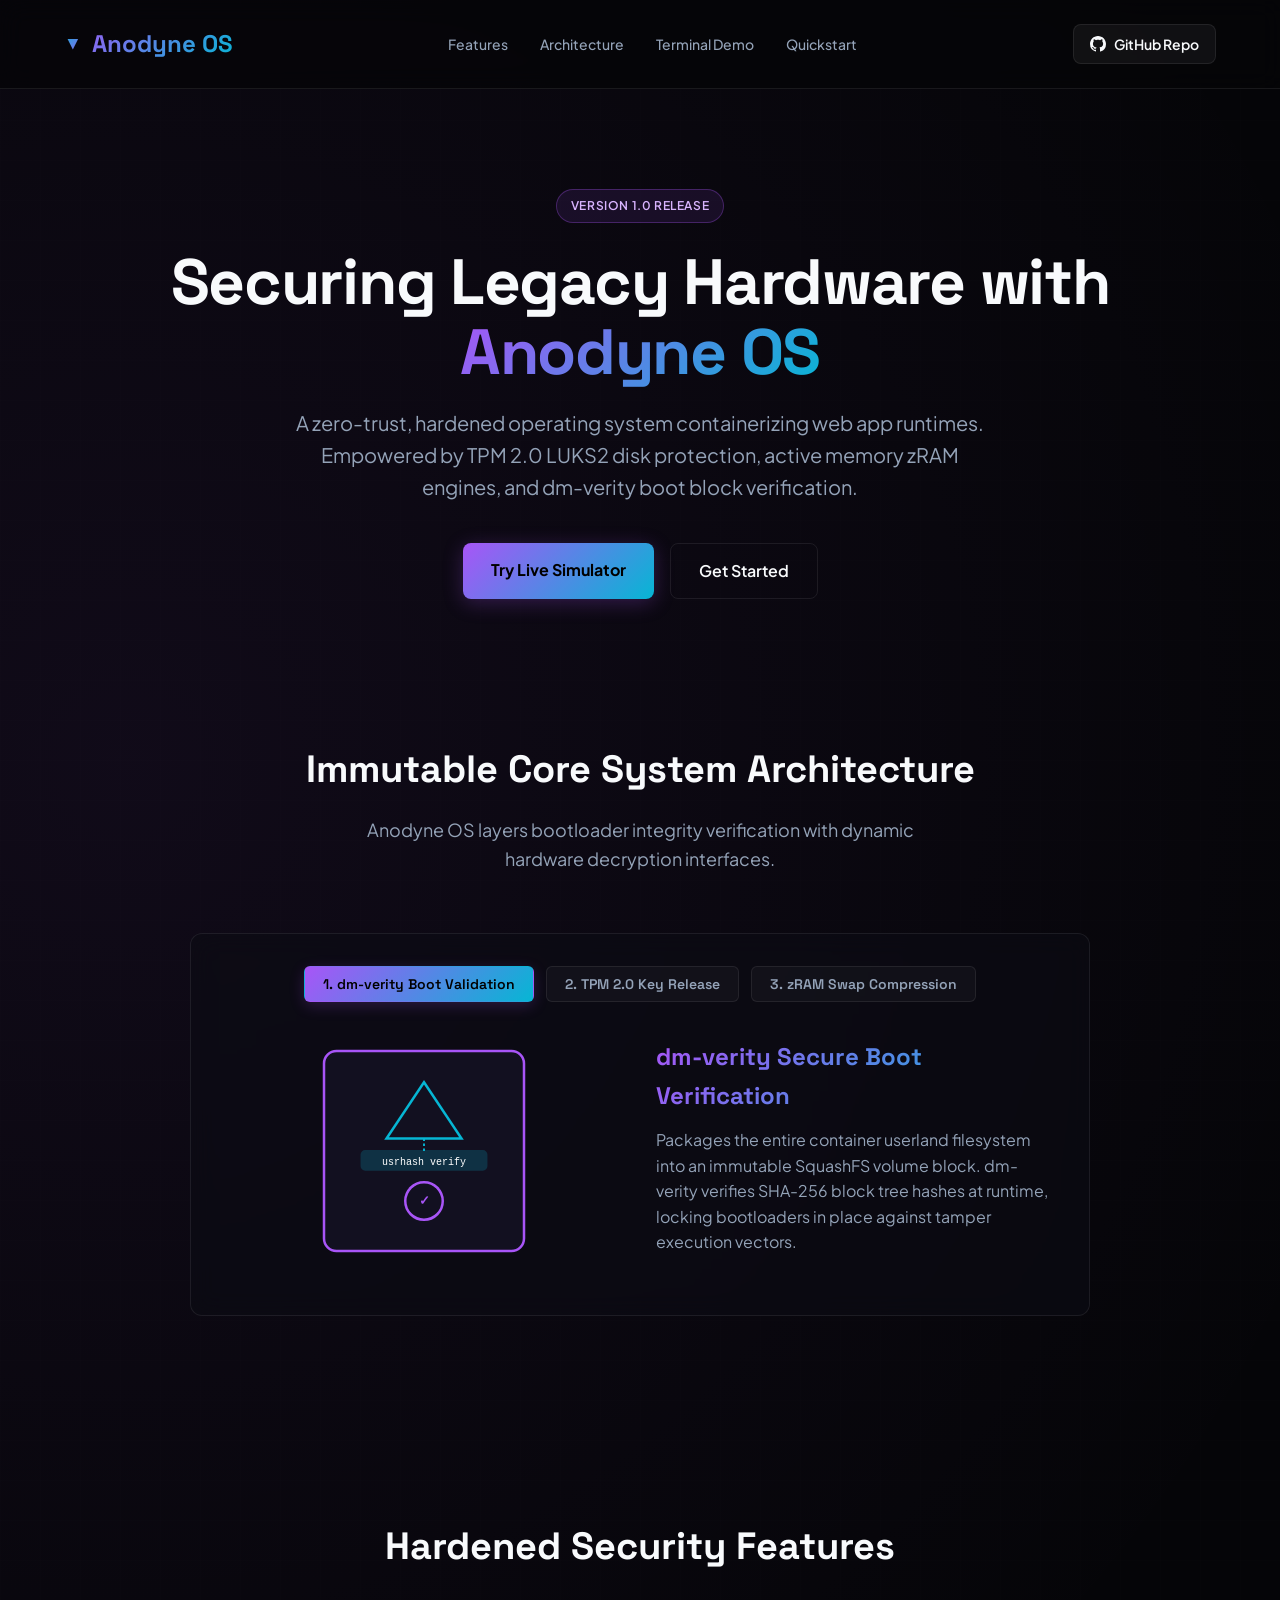
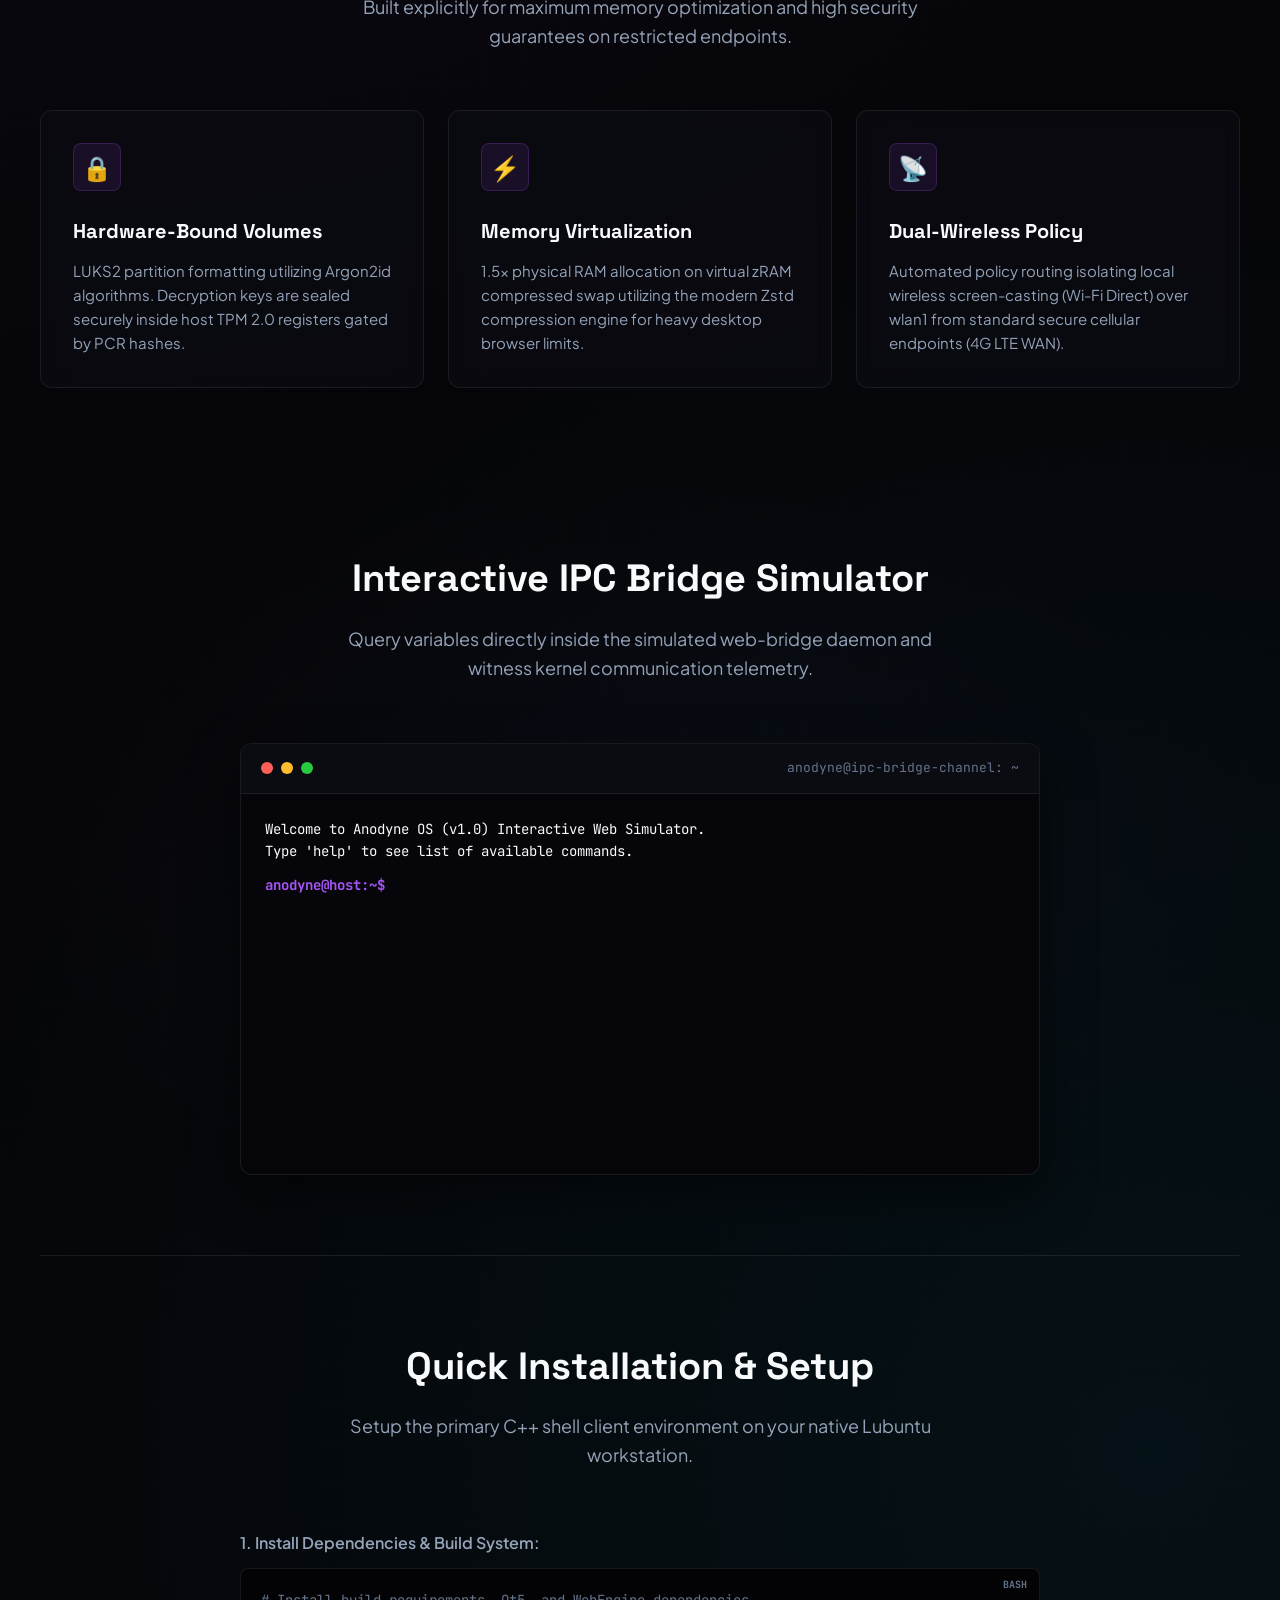
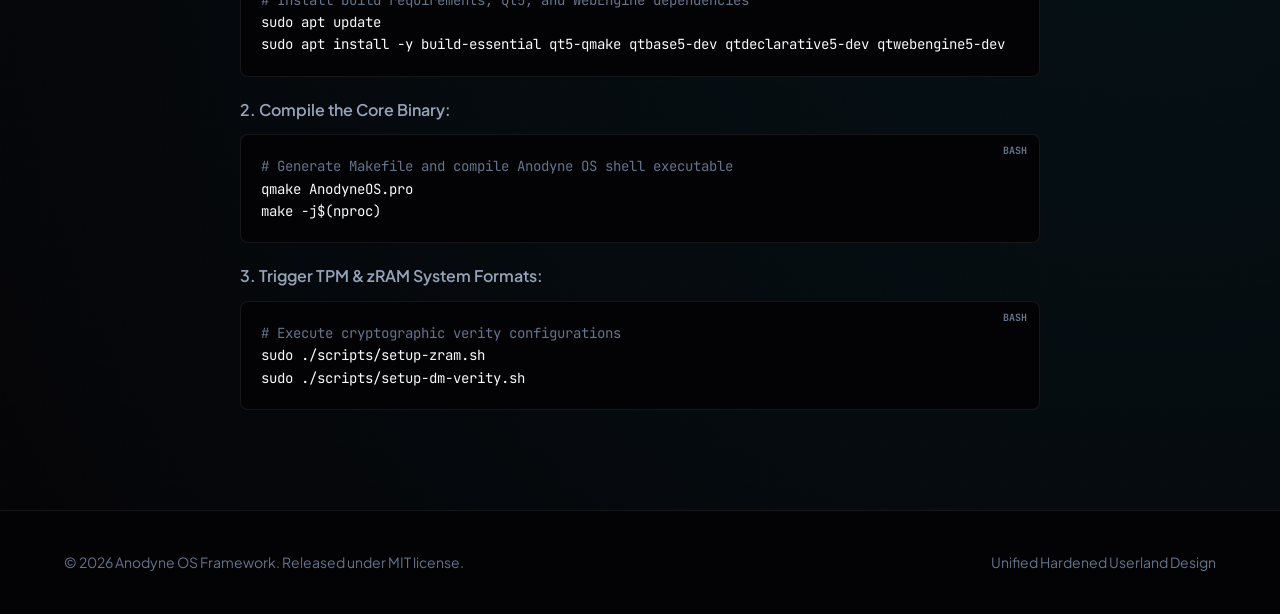
<file: index.html>
<!DOCTYPE html>
<html lang="en">
<head>
    <meta charset="UTF-8">
    <meta name="viewport" content="width=device-width, initial-scale=1.0">
    <meta name="description" content="Anodyne OS - Hardened Hybrid Operating System Framework. TPM 2.0 LUKS user volumes, dm-verity boot validation, and zRAM memory compression.">
    <title>Anodyne OS | Hardened Hybrid Operating System</title>
    
    <!-- Modern Typography -->
    <link rel="preconnect" href="https://fonts.googleapis.com">
    <link rel="preconnect" href="https://fonts.gstatic.com" crossorigin>
    <link href="https://fonts.googleapis.com/css2?family=JetBrains+Mono:wght@400;500;700&family=Plus+Jakarta+Sans:wght@400;500;600;700&family=Space+Grotesk:wght@500;600;700&display=swap" rel="stylesheet">
    
    <style>
        /* Modern Design System & CSS Variables */
        :root {
            --bg-base: #050508;
            --bg-surface: rgba(12, 12, 20, 0.6);
            --border-glow: rgba(168, 85, 247, 0.15);
            --border-color: rgba(255, 255, 255, 0.08);
            
            --accent-primary: #a855f7;
            --accent-secondary: #06b6d4;
            --accent-gradient: linear-gradient(135deg, var(--accent-primary) 0%, var(--accent-secondary) 100%);
            
            --text-primary: #f8fafc;
            --text-secondary: #94a3b8;
            --text-muted: #64748b;
            
            --shadow-glow: 0 0 30px rgba(168, 85, 247, 0.15);
            
            --font-display: 'Space Grotesk', sans-serif;
            --font-body: 'Plus Jakarta Sans', sans-serif;
            --font-mono: 'JetBrains Mono', monospace;
        }

        * {
            box-sizing: border-box;
            margin: 0;
            padding: 0;
        }

        body {
            background-color: var(--bg-base);
            color: var(--text-primary);
            font-family: var(--font-body);
            line-height: 1.6;
            overflow-x: hidden;
            background-image: 
                radial-gradient(circle at 10% 20%, rgba(168, 85, 247, 0.07) 0%, transparent 40%),
                radial-gradient(circle at 90% 80%, rgba(6, 182, 212, 0.07) 0%, transparent 40%),
                linear-gradient(rgba(255, 255, 255, 0.005) 1px, transparent 1px),
                linear-gradient(90deg, rgba(255, 255, 255, 0.005) 1px, transparent 1px);
            background-size: 100% 100%, 100% 100%, 40px 40px, 40px 40px;
        }

        /* Decorative Grid Background Animation */
        .bg-grid-overlay {
            position: absolute;
            top: 0;
            left: 0;
            width: 100%;
            height: 100%;
            z-index: -1;
            pointer-events: none;
            opacity: 0.25;
        }

        /* Custom Scrollbar */
        ::-webkit-scrollbar {
            width: 8px;
        }
        ::-webkit-scrollbar-track {
            background: #080810;
        }
        ::-webkit-scrollbar-thumb {
            background: rgba(168, 85, 247, 0.3);
            border-radius: 4px;
        }
        ::-webkit-scrollbar-thumb:hover {
            background: rgba(168, 85, 247, 0.6);
        }

        /* Container Layout */
        .container {
            max-width: 1200px;
            margin: 0 auto;
            padding: 0 24px;
        }

        /* Header Navigation */
        header {
            padding: 24px 0;
            border-bottom: 1px solid var(--border-color);
            background: rgba(5, 5, 8, 0.8);
            backdrop-filter: blur(12px);
            position: sticky;
            top: 0;
            z-index: 100;
        }

        .header-content {
            display: flex;
            justify-content: space-between;
            align-items: center;
        }

        .logo {
            font-family: var(--font-display);
            font-size: 24px;
            font-weight: 700;
            background: var(--accent-gradient);
            -webkit-background-clip: text;
            -webkit-text-fill-color: transparent;
            display: flex;
            align-items: center;
            gap: 10px;
            text-decoration: none;
        }

        .logo::before {
            content: "▲";
            font-size: 18px;
            background: var(--accent-gradient);
            -webkit-background-clip: text;
            -webkit-text-fill-color: transparent;
            transform: rotate(180deg);
        }

        nav {
            display: flex;
            gap: 32px;
        }

        nav a {
            color: var(--text-secondary);
            text-decoration: none;
            font-weight: 500;
            font-size: 14px;
            transition: color 0.2s ease;
        }

        nav a:hover {
            color: var(--text-primary);
        }

        .btn-github {
            display: inline-flex;
            align-items: center;
            gap: 8px;
            background: rgba(255, 255, 255, 0.05);
            border: 1px solid var(--border-color);
            color: var(--text-primary);
            padding: 8px 16px;
            border-radius: 8px;
            text-decoration: none;
            font-weight: 600;
            font-size: 14px;
            transition: all 0.2s ease;
        }

        .btn-github:hover {
            background: rgba(255, 255, 255, 0.1);
            border-color: rgba(255, 255, 255, 0.2);
            box-shadow: 0 0 15px rgba(255, 255, 255, 0.05);
        }

        /* Hero Section */
        .hero {
            padding: 100px 0 60px;
            text-align: center;
            position: relative;
        }

        .badge {
            background: rgba(168, 85, 247, 0.1);
            border: 1px solid rgba(168, 85, 247, 0.3);
            color: #d8b4fe;
            padding: 6px 14px;
            border-radius: 9999px;
            font-size: 12px;
            font-weight: 600;
            letter-spacing: 0.05em;
            text-transform: uppercase;
            display: inline-block;
            margin-bottom: 24px;
        }

        .hero h1 {
            font-family: var(--font-display);
            font-size: 64px;
            font-weight: 700;
            line-height: 1.1;
            margin-bottom: 20px;
            letter-spacing: -0.02em;
        }

        .hero h1 span {
            background: var(--accent-gradient);
            -webkit-background-clip: text;
            -webkit-text-fill-color: transparent;
        }

        .hero p {
            font-size: 20px;
            color: var(--text-secondary);
            max-width: 700px;
            margin: 0 auto 40px;
        }

        .hero-actions {
            display: flex;
            justify-content: center;
            gap: 16px;
        }

        .btn-primary {
            background: var(--accent-gradient);
            border: none;
            color: #000;
            padding: 14px 28px;
            border-radius: 8px;
            font-weight: 700;
            font-size: 16px;
            text-decoration: none;
            transition: all 0.2s ease;
            cursor: pointer;
            box-shadow: 0 4px 20px rgba(168, 85, 247, 0.25);
        }

        .btn-primary:hover {
            transform: translateY(-2px);
            box-shadow: 0 6px 25px rgba(168, 85, 247, 0.4);
        }

        .btn-secondary {
            background: transparent;
            border: 1px solid var(--border-color);
            color: var(--text-primary);
            padding: 14px 28px;
            border-radius: 8px;
            font-weight: 600;
            font-size: 16px;
            text-decoration: none;
            transition: all 0.2s ease;
            cursor: pointer;
        }

        .btn-secondary:hover {
            background: rgba(255, 255, 255, 0.03);
            border-color: rgba(255, 255, 255, 0.15);
        }

        /* Feature Section */
        .features {
            padding: 80px 0;
        }

        .section-header {
            text-align: center;
            margin-bottom: 60px;
        }

        .section-header h2 {
            font-family: var(--font-display);
            font-size: 38px;
            font-weight: 700;
            margin-bottom: 16px;
        }

        .section-header p {
            color: var(--text-secondary);
            font-size: 18px;
            max-width: 600px;
            margin: 0 auto;
        }

        .feature-grid {
            display: grid;
            grid-template-columns: repeat(auto-fit, minmax(320px, 1fr));
            gap: 24px;
        }

        .feature-card {
            background: var(--bg-surface);
            border: 1px solid var(--border-color);
            border-radius: 12px;
            padding: 32px;
            transition: all 0.3s cubic-bezier(0.16, 1, 0.3, 1);
            backdrop-filter: blur(12px);
        }

        .feature-card:hover {
            border-color: var(--border-glow);
            box-shadow: var(--shadow-glow);
            transform: translateY(-4px);
        }

        .icon-wrapper {
            width: 48px;
            height: 48px;
            background: rgba(168, 85, 247, 0.1);
            border: 1px solid rgba(168, 85, 247, 0.2);
            border-radius: 8px;
            display: flex;
            align-items: center;
            justify-content: center;
            font-size: 24px;
            margin-bottom: 24px;
            color: var(--accent-primary);
        }

        .feature-card h3 {
            font-family: var(--font-display);
            font-size: 20px;
            margin-bottom: 12px;
        }

        .feature-card p {
            color: var(--text-secondary);
            font-size: 15px;
            line-height: 1.6;
        }

        /* Interactive Simulator Terminal */
        .simulator {
            padding: 80px 0;
            background: radial-gradient(50% 50% at 50% 50%, rgba(168, 85, 247, 0.03) 0%, transparent 100%);
        }

        .terminal-container {
            background: #06060a;
            border: 1px solid var(--border-color);
            border-radius: 12px;
            box-shadow: 0 20px 50px rgba(0, 0, 0, 0.5);
            max-width: 800px;
            margin: 0 auto;
            overflow: hidden;
        }

        .terminal-header {
            background: #0b0b12;
            border-bottom: 1px solid var(--border-color);
            padding: 14px 20px;
            display: flex;
            align-items: center;
            justify-content: space-between;
        }

        .terminal-controls {
            display: flex;
            gap: 8px;
        }

        .terminal-dot {
            width: 12px;
            height: 12px;
            border-radius: 50%;
        }

        .dot-red { background: #ff5f56; }
        .dot-yellow { background: #ffbd2e; }
        .dot-green { background: #27c93f; }

        .terminal-title {
            font-family: var(--font-mono);
            font-size: 13px;
            color: var(--text-muted);
        }

        .terminal-body {
            padding: 24px;
            font-family: var(--font-mono);
            font-size: 14px;
            height: 380px;
            overflow-y: auto;
            color: #38bdf8;
            display: flex;
            flex-direction: column;
            gap: 12px;
        }

        .terminal-output {
            white-space: pre-wrap;
            color: var(--text-primary);
        }

        .terminal-input-row {
            display: flex;
            align-items: center;
            gap: 8px;
        }

        .terminal-prompt {
            color: var(--accent-primary);
            font-weight: 700;
        }

        .terminal-input {
            background: transparent;
            border: none;
            color: var(--text-primary);
            font-family: var(--font-mono);
            font-size: 14px;
            outline: none;
            flex: 1;
        }

        /* Interactive Architecture Visualizer */
        .architecture-visualizer {
            background: var(--bg-surface);
            border: 1px solid var(--border-color);
            border-radius: 12px;
            padding: 32px;
            max-width: 900px;
            margin: 0 auto 40px;
            backdrop-filter: blur(12px);
        }

        .visualizer-nav {
            display: flex;
            gap: 12px;
            margin-bottom: 24px;
            justify-content: center;
            flex-wrap: wrap;
        }

        .visualizer-btn {
            background: rgba(255, 255, 255, 0.03);
            border: 1px solid var(--border-color);
            color: var(--text-secondary);
            padding: 8px 18px;
            border-radius: 6px;
            font-family: var(--font-display);
            font-weight: 600;
            font-size: 14px;
            cursor: pointer;
            transition: all 0.2s ease;
        }

        .visualizer-btn.active, .visualizer-btn:hover {
            background: var(--accent-gradient);
            color: #000;
            border-color: transparent;
            box-shadow: 0 4px 15px rgba(168, 85, 247, 0.2);
        }

        .visualizer-content {
            display: flex;
            gap: 32px;
            align-items: center;
            min-height: 250px;
            flex-direction: column;
            text-align: center;
        }

        @media (min-width: 768px) {
            .visualizer-content {
                flex-direction: row;
                text-align: left;
            }
        }

        .visualizer-graphic {
            flex: 1;
            display: flex;
            justify-content: center;
            align-items: center;
        }

        .visualizer-info {
            flex: 1;
        }

        .visualizer-info h4 {
            font-family: var(--font-display);
            font-size: 24px;
            margin-bottom: 12px;
            background: var(--accent-gradient);
            -webkit-background-clip: text;
            -webkit-text-fill-color: transparent;
        }

        .visualizer-info p {
            color: var(--text-secondary);
            font-size: 16px;
            margin-bottom: 16px;
        }

        .svg-container svg {
            width: 100%;
            max-width: 250px;
            height: auto;
        }

        /* Getting Started (Install Console) */
        .installation {
            padding: 80px 0;
            border-top: 1px solid var(--border-color);
        }

        .code-block {
            background: #030305;
            border: 1px solid var(--border-color);
            border-radius: 8px;
            padding: 20px;
            font-family: var(--font-mono);
            font-size: 14px;
            overflow-x: auto;
            position: relative;
            margin-bottom: 20px;
        }

        .code-block::before {
            content: "BASH";
            position: absolute;
            top: 8px;
            right: 12px;
            font-size: 10px;
            color: var(--text-muted);
            font-weight: 700;
        }

        .code-comment {
            color: var(--text-muted);
        }

        /* Footer */
        footer {
            border-top: 1px solid var(--border-color);
            padding: 40px 0;
            background: #030305;
            color: var(--text-muted);
            font-size: 14px;
        }

        .footer-content {
            display: flex;
            justify-content: space-between;
            align-items: center;
        }

        /* Responsive adjustments */
        @media (max-width: 768px) {
            .hero h1 {
                font-size: 44px;
            }
            .hero p {
                font-size: 16px;
            }
            nav {
                display: none;
            }
        }
    </style>
</head>
<body>

    <!-- Header Section -->
    <header>
        <div class="container header-content">
            <a href="#" class="logo">Anodyne OS</a>
            <nav>
                <a href="#features">Features</a>
                <a href="#architecture">Architecture</a>
                <a href="#simulator">Terminal Demo</a>
                <a href="#install">Quickstart</a>
            </nav>
            <a href="https://github.com/7CGPA-Labs/html-shell-daemon" target="_blank" class="btn-github">
                <svg height="16" width="16" viewBox="0 0 16 16" fill="currentColor" style="vertical-align: middle;"><path d="M8 0c4.42 0 8 3.58 8 8a8.013 8.013 0 0 1-5.45 7.59c-.4.08-.55-.17-.55-.38 0-.27.01-1.13.01-2.2 0-.75-.25-1.23-.54-1.48 1.78-.2 3.65-.88 3.65-3.95 0-.88-.31-1.59-.82-2.15.08-.2.36-1.02-.08-2.12 0 0-.67-.22-2.2.82-.64-.18-1.32-.27-2-.27-.68 0-1.36.09-2 .27-1.53-1.03-2.2-.82-2.2-.82-.44 1.1-.16 1.92-.08 2.12-.51.56-.82 1.28-.82 2.15 0 3.06 1.86 3.75 3.64 3.95-.23.2-.44.55-.51 1.07-.46.21-1.61.55-2.33-.66-.15-.24-.6-.83-1.23-.82-.67.01-.27.38.01.53.34.19.73.9.82 1.13.16.45.68 1.35 2.69.91 0 .68.01 1.24.01 1.41 0 .21-.15.46-.55.38A7.995 7.995 0 0 1 0 8c0-4.42 3.58-8 8-8Z"/></svg>
                GitHub Repo
            </a>
        </div>
    </header>

    <!-- Hero Section -->
    <section class="hero container">
        <div class="badge">Version 1.0 Release</div>
        <h1>Securing Legacy Hardware with <br><span>Anodyne OS</span></h1>
        <p>A zero-trust, hardened operating system containerizing web app runtimes. Empowered by TPM 2.0 LUKS2 disk protection, active memory zRAM engines, and dm-verity boot block verification.</p>
        <div class="hero-actions">
            <a href="#simulator" class="btn-primary">Try Live Simulator</a>
            <a href="#install" class="btn-secondary">Get Started</a>
        </div>
    </section>

    <!-- Architecture Section -->
    <section id="architecture" class="container features">
        <div class="section-header">
            <h2>Immutable Core System Architecture</h2>
            <p>Anodyne OS layers bootloader integrity verification with dynamic hardware decryption interfaces.</p>
        </div>

        <div class="architecture-visualizer">
            <div class="visualizer-nav">
                <button class="visualizer-btn active" onclick="showVisualizer('dmverity')">1. dm-verity Boot Validation</button>
                <button class="visualizer-btn" onclick="showVisualizer('tpm')">2. TPM 2.0 Key Release</button>
                <button class="visualizer-btn" onclick="showVisualizer('zram')">3. zRAM Swap Compression</button>
            </div>
            
            <div class="visualizer-content" id="visualizer-display">
                <!-- Content will dynamically update -->
            </div>
        </div>
    </section>

    <!-- Features Section -->
    <section id="features" class="container features">
        <div class="section-header">
            <h2>Hardened Security Features</h2>
            <p>Built explicitly for maximum memory optimization and high security guarantees on restricted endpoints.</p>
        </div>

        <div class="feature-grid">
            <!-- Feature Card 1 -->
            <div class="feature-card">
                <div class="icon-wrapper">🔒</div>
                <h3>Hardware-Bound Volumes</h3>
                <p>LUKS2 partition formatting utilizing Argon2id algorithms. Decryption keys are sealed securely inside host TPM 2.0 registers gated by PCR hashes.</p>
            </div>

            <!-- Feature Card 2 -->
            <div class="feature-card">
                <div class="icon-wrapper">⚡</div>
                <h3>Memory Virtualization</h3>
                <p>1.5x physical RAM allocation on virtual zRAM compressed swap utilizing the modern Zstd compression engine for heavy desktop browser limits.</p>
            </div>

            <!-- Feature Card 3 -->
            <div class="feature-card">
                <div class="icon-wrapper">📡</div>
                <h3>Dual-Wireless Policy</h3>
                <p>Automated policy routing isolating local wireless screen-casting (Wi-Fi Direct) over wlan1 from standard secure cellular endpoints (4G LTE WAN).</p>
            </div>
        </div>
    </section>

    <!-- Terminal Simulator Section -->
    <section id="simulator" class="simulator">
        <div class="container">
            <div class="section-header">
                <h2>Interactive IPC Bridge Simulator</h2>
                <p>Query variables directly inside the simulated web-bridge daemon and witness kernel communication telemetry.</p>
            </div>

            <div class="terminal-container">
                <div class="terminal-header">
                    <div class="terminal-controls">
                        <div class="terminal-dot dot-red"></div>
                        <div class="terminal-dot dot-yellow"></div>
                        <div class="terminal-dot dot-green"></div>
                    </div>
                    <div class="terminal-title">anodyne@ipc-bridge-channel: ~</div>
                </div>
                <div class="terminal-body" id="terminal-body">
                    <div class="terminal-output">Welcome to Anodyne OS (v1.0) Interactive Web Simulator.
Type 'help' to see list of available commands.</div>
                    <div class="terminal-input-row">
                        <span class="terminal-prompt">anodyne@host:~$</span>
                        <input type="text" class="terminal-input" id="terminal-input" autofocus autocomplete="off" spellcheck="false">
                    </div>
                </div>
            </div>
        </div>
    </section>

    <!-- Installation Section -->
    <section id="install" class="container installation">
        <div class="section-header">
            <h2>Quick Installation & Setup</h2>
            <p>Setup the primary C++ shell client environment on your native Lubuntu workstation.</p>
        </div>

        <div style="max-width: 800px; margin: 0 auto;">
            <p style="margin-bottom: 12px; color: var(--text-secondary); font-weight: 600;">1. Install Dependencies & Build System:</p>
            <div class="code-block">
                <span class="code-comment"># Install build requirements, Qt5, and WebEngine dependencies</span><br>
                sudo apt update<br>
                sudo apt install -y build-essential qt5-qmake qtbase5-dev qtdeclarative5-dev qtwebengine5-dev
            </div>

            <p style="margin-bottom: 12px; color: var(--text-secondary); font-weight: 600;">2. Compile the Core Binary:</p>
            <div class="code-block">
                <span class="code-comment"># Generate Makefile and compile Anodyne OS shell executable</span><br>
                qmake AnodyneOS.pro<br>
                make -j$(nproc)
            </div>

            <p style="margin-bottom: 12px; color: var(--text-secondary); font-weight: 600;">3. Trigger TPM & zRAM System Formats:</p>
            <div class="code-block">
                <span class="code-comment"># Execute cryptographic verity configurations</span><br>
                sudo ./scripts/setup-zram.sh<br>
                sudo ./scripts/setup-dm-verity.sh
            </div>
        </div>
    </section>

    <!-- Footer -->
    <footer>
        <div class="container footer-content">
            <p>&copy; 2026 Anodyne OS Framework. Released under MIT license.</p>
            <p>Unified Hardened Userland Design</p>
        </div>
    </footer>

    <script>
        // Terminal Simulator Commands
        const terminalInput = document.getElementById('terminal-input');
        const terminalBody = document.getElementById('terminal-body');
        
        const commands = {
            'help': 'Available commands:\n  about     - About Anodyne OS\n  zram      - Check zRAM swap configuration\n  tpm       - Query TPM 2.0 encryption handles\n  verity    - Show boot verification details\n  network   - View dual-network route maps\n  clear     - Clean terminal view screen',
            'about': 'Anodyne OS is a zero-trust operating system containerizing web application userlands.\nBuilt upon C++ shell gateways connected via secure local IPC loops to sandboxed HTML5 modules.',
            'zram': '[*] Querying /sys/block/zram0/comp_algorithm...\n  Active Engine: [zstd]\n[*] Memory Limit: 3072 MB (1.5x detected RAM size)\n[*] Kernel Swappiness parameter: 150 (vm.swappiness)',
            'tpm': '[*] Persistent TPM handle detected: 0x81010002\n[*] Sealed state: Locked to boot PCRs [0,4,7]\n[*] Mount target volume: /var/lib/anodyne/profiles (ext4 formatted, LUKS2 encrypted)',
            'verity': '[*] Integrity: dm-verity block verification active\n[*] SquashFS: Mounted at /var/lib/anodyne/rootfs\n[*] Root Hash: sha256:d82e1c... (verity_metadata.json)',
            'network': '[*] Policy Routing Tables Active:\n  100 casting -> routes Local Wi-Fi Direct (192.168.49.0/24) via wlan1\n  main routing table -> routes Default Web WAN traffic (0.0.0.0/0) via rmnet0'
        };

        terminalInput.addEventListener('keydown', function(event) {
            if (event.key === 'Enter') {
                const inputValue = terminalInput.value.trim();
                const cleanInput = inputValue.toLowerCase();
                
                // Create Command Echo Line
                const echoLine = document.createElement('div');
                echoLine.className = 'terminal-input-row';
                echoLine.innerHTML = `<span class="terminal-prompt">anodyne@host:~$</span> <span>${inputValue}</span>`;
                
                // Insert command output before the input line
                terminalBody.insertBefore(echoLine, terminalInput.parentNode);
                
                if (cleanInput === 'clear') {
                    // Remove all added divs except the original input box
                    const children = Array.from(terminalBody.children);
                    children.forEach(child => {
                        if (child !== terminalInput.parentNode) {
                            terminalBody.removeChild(child);
                        }
                    });
                } else if (cleanInput) {
                    const outputLine = document.createElement('div');
                    outputLine.className = 'terminal-output';
                    outputLine.textContent = commands[cleanInput] || `Command not found: ${inputValue}. Type 'help' for options.`;
                    terminalBody.insertBefore(outputLine, terminalInput.parentNode);
                }
                
                // Clear input field and scroll to bottom
                terminalInput.value = '';
                terminalBody.scrollTop = terminalBody.scrollHeight;
            }
        });

        // Architecture Visualizer Content
        const visualizerData = {
            'dmverity': {
                title: 'dm-verity Secure Boot Verification',
                desc: 'Packages the entire container userland filesystem into an immutable SquashFS volume block. dm-verity verifies SHA-256 block tree hashes at runtime, locking bootloaders in place against tamper execution vectors.',
                svg: `<svg viewBox="0 0 200 200" fill="none" xmlns="http://www.w3.org/2000/svg">
                    <rect x="20" y="20" width="160" height="160" rx="10" fill="#121020" stroke="#a855f7" stroke-width="2"/>
                    <path d="M100 45 L130 90 H70 Z" fill="none" stroke="#06b6d4" stroke-width="2"/>
                    <rect x="50" y="100" width="100" height="15" rx="3" fill="#06b6d4" opacity="0.2" stroke="#06b6d4" stroke-width="1.5"/>
                    <text x="100" y="111" fill="#fff" font-size="8" font-family="monospace" text-anchor="middle">usrhash verify</text>
                    <line x1="100" y1="90" x2="100" y2="100" stroke="#06b6d4" stroke-width="1.5" stroke-dasharray="2 2"/>
                    <circle cx="100" cy="140" r="15" fill="none" stroke="#a855f7" stroke-width="2"/>
                    <text x="100" y="143" fill="#a855f7" font-size="10" font-weight="bold" font-family="sans-serif" text-anchor="middle">✓</text>
                </svg>`
            },
            'tpm': {
                title: 'Hardware-Sealed TPM 2.0 Access',
                desc: 'Argon2id cryptsetup key files are generated securely and sealed directly inside the motherboard Trusted Platform Module (TPM 2.0). Decryption keys are unlocked only if PCR boot validation flags match completely.',
                svg: `<svg viewBox="0 0 200 200" fill="none" xmlns="http://www.w3.org/2000/svg">
                    <rect x="25" y="30" width="150" height="140" rx="8" fill="#121020" stroke="#06b6d4" stroke-width="2"/>
                    <rect x="75" y="60" width="50" height="50" rx="6" fill="none" stroke="#a855f7" stroke-width="2"/>
                    <circle cx="100" cy="80" r="8" fill="none" stroke="#a855f7" stroke-width="1.5"/>
                    <path d="M100 88 V100" stroke="#a855f7" stroke-width="1.5"/>
                    <path d="M85 130 H115" stroke="#f8fafc" stroke-width="2"/>
                    <text x="100" y="150" fill="#64748b" font-size="10" font-family="monospace" text-anchor="middle">TPM Handle 0x81010002</text>
                </svg>`
            },
            'zram': {
                title: 'zRAM Swap Memory Compression',
                desc: 'Configures kernel virtual disk drives sized at 1.5x detected RAM capacity. Swaps idle or massive browser layout trees using modern high-speed Zstd decompression compression routines to optimize physical RAM allocations.',
                svg: `<svg viewBox="0 0 200 200" fill="none" xmlns="http://www.w3.org/2000/svg">
                    <rect x="30" y="20" width="140" height="160" rx="8" fill="#121020" stroke="#a855f7" stroke-width="2"/>
                    <path d="M50 60 Q100 40 150 60" stroke="#06b6d4" stroke-width="2" fill="none"/>
                    <path d="M50 100 Q100 80 150 100" stroke="#06b6d4" stroke-width="2" fill="none"/>
                    <path d="M50 140 Q100 120 150 140" stroke="#06b6d4" stroke-width="2" fill="none"/>
                    <text x="100" y="70" fill="#fff" font-size="8" font-family="monospace" text-anchor="middle">zstd raw blocks</text>
                    <text x="100" y="110" fill="#fff" font-size="8" font-family="monospace" text-anchor="middle">vm.swappiness = 150</text>
                </svg>`
            }
        };

        function showVisualizer(tabName) {
            const btns = document.querySelectorAll('.visualizer-btn');
            btns.forEach(btn => btn.classList.remove('active'));
            
            // Find correct clicked button based on onclick string
            const clickedBtn = Array.from(btns).find(btn => btn.getAttribute('onclick').includes(tabName));
            if (clickedBtn) clickedBtn.classList.add('active');

            const container = document.getElementById('visualizer-display');
            const data = visualizerData[tabName];
            
            container.innerHTML = `
                <div class="visualizer-graphic">
                    <div class="svg-container">
                        ${data.svg}
                    </div>
                </div>
                <div class="visualizer-info">
                    <h4>${data.title}</h4>
                    <p>${data.desc}</p>
                </div>
            `;
        }

        // Initialize visualizer with first element on load
        document.addEventListener('DOMContentLoaded', () => {
            showVisualizer('dmverity');
        });
    </script>
</body>
</html>
</file>
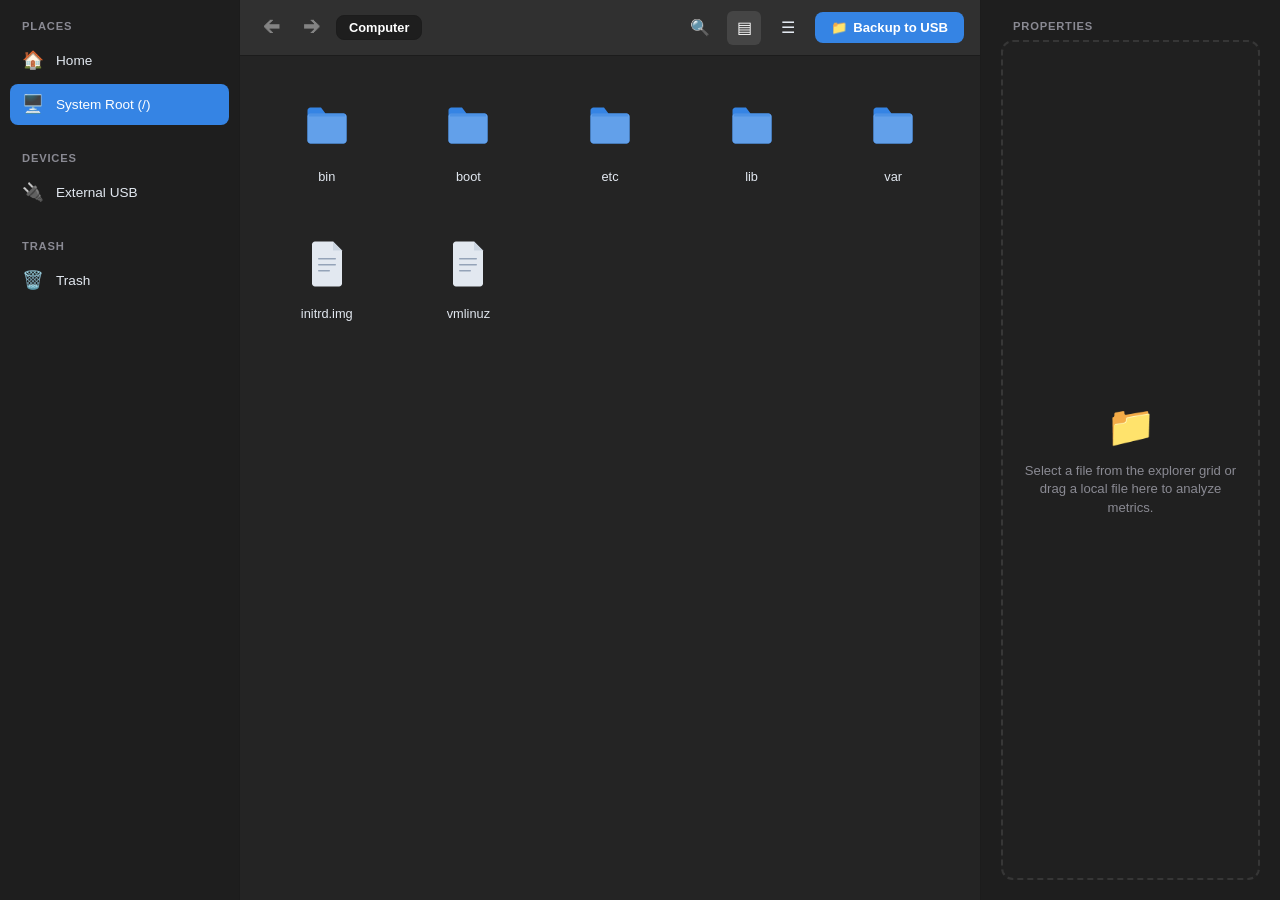
<file: web-apps/files/index.html>
<!DOCTYPE html>
<html lang="en">
<head>
    <meta charset="UTF-8">
    <meta name="viewport" content="width=device-width, initial-scale=1.0">
    <title>Files | Anodyne File Viewer</title>
    <script src="qrc:///qtwebchannel/qwebchannel.js"></script>
    <style>
        * {
            box-sizing: border-box;
            margin: 0;
            padding: 0;
        }

        body {
            background-color: #242424;
            color: #ffffff;
            font-family: Cantarell, -apple-system, BlinkMacSystemFont, "Segoe UI", Roboto, Helvetica, Arial, sans-serif;
            overflow: hidden;
            height: 100vh;
        }

        .files-app-container {
            display: flex;
            height: 100vh;
            width: 100vw;
        }

        /* Sidebar Styling - Gnome Nautilus Style */
        .files-sidebar {
            width: 240px;
            background-color: #1e1e1e;
            border-right: 1px solid #1c1c1c;
            padding: 20px 10px;
            display: flex;
            flex-direction: column;
            flex-shrink: 0;
        }

        .section-title {
            font-size: 0.7rem;
            color: #8a8a93;
            text-transform: uppercase;
            letter-spacing: 0.8px;
            margin-bottom: 8px;
            margin-left: 12px;
            font-weight: 700;
        }

        .drive-list {
            list-style: none;
            margin-bottom: 24px;
        }

        .drive-list li {
            display: flex;
            align-items: center;
            gap: 12px;
            padding: 10px 12px;
            border-radius: 8px;
            cursor: pointer;
            margin-bottom: 3px;
            transition: background-color 0.1s, color 0.1s;
            color: #e2e8f0;
        }

        .drive-list li:hover {
            background-color: rgba(255, 255, 255, 0.05);
            color: #ffffff;
        }

        .drive-list li.active {
            background-color: #3584e4;
            color: #ffffff;
        }

        .drive-list li .icon {
            font-size: 1.1rem;
        }

        .drive-list li .label {
            font-size: 0.85rem;
            font-weight: 500;
        }

        /* Main Explorer Pane - Gnome Nautilus Style */
        .files-main {
            flex-grow: 1;
            display: flex;
            flex-direction: column;
            height: 100%;
            background-color: #242424;
        }

        .explorer-header {
            height: 56px;
            border-bottom: 1px solid #1c1c1c;
            display: flex;
            align-items: center;
            justify-content: space-between;
            padding: 0 16px;
            background-color: #303030;
            flex-shrink: 0;
        }

        .header-left {
            display: flex;
            align-items: center;
            gap: 8px;
        }

        .header-right {
            display: flex;
            align-items: center;
            gap: 10px;
        }

        .nav-btn {
            background: transparent;
            border: none;
            color: #ffffff;
            font-size: 1.1rem;
            cursor: pointer;
            width: 32px;
            height: 32px;
            display: flex;
            align-items: center;
            justify-content: center;
            border-radius: 50%;
            transition: background-color 0.15s;
        }

        .nav-btn:hover {
            background-color: rgba(255, 255, 255, 0.08);
        }

        .header-action-btn {
            background: transparent;
            border: none;
            color: #e2e8f0;
            font-size: 1rem;
            cursor: pointer;
            width: 34px;
            height: 34px;
            display: flex;
            align-items: center;
            justify-content: center;
            border-radius: 6px;
            transition: background-color 0.15s, color 0.15s;
        }

        .header-action-btn:hover {
            background-color: rgba(255, 255, 255, 0.08);
            color: #ffffff;
        }

        .header-action-btn.active {
            background-color: rgba(255, 255, 255, 0.1);
            color: #ffffff;
        }

        /* Breadcrumbs (Nautilus style segment cards) */
        .nautilus-breadcrumbs {
            display: flex;
            align-items: center;
            gap: 4px;
            background-color: #1e1e1e;
            padding: 4px 12px;
            border-radius: 8px;
            border: 1px solid #1c1c1c;
            font-size: 0.8rem;
        }

        .breadcrumb-item {
            cursor: pointer;
            color: #cbd5e1;
            font-weight: 500;
        }

        .breadcrumb-item:hover {
            color: #ffffff;
        }

        .breadcrumb-separator {
            color: #64748b;
            font-size: 0.75rem;
        }

        .breadcrumb-item.active {
            color: #ffffff;
            font-weight: 600;
        }

        .btn {
            border: none;
            border-radius: 8px;
            padding: 8px 16px;
            font-size: 0.82rem;
            font-weight: 600;
            cursor: pointer;
            display: flex;
            align-items: center;
            gap: 6px;
            transition: background-color 0.15s, transform 0.1s;
        }

        .btn:active {
            transform: scale(0.98);
        }

        .btn-primary {
            background-color: #3584e4;
            color: #ffffff;
        }

        .btn-primary:hover {
            background-color: #1c71d8;
        }

        /* Nautilus Grid Explorer layout */
        .explorer-content {
            flex-grow: 1;
            overflow-y: auto;
            padding: 24px;
        }

        .files-grid {
            display: grid;
            grid-template-columns: repeat(auto-fill, minmax(110px, 1fr));
            gap: 16px;
        }

        .grid-item {
            display: flex;
            flex-direction: column;
            align-items: center;
            text-align: center;
            padding: 14px 10px;
            border-radius: 10px;
            cursor: pointer;
            user-select: none;
            transition: background-color 0.12s, border-color 0.12s;
            border: 1px solid transparent;
        }

        .grid-item:hover {
            background-color: rgba(255, 255, 255, 0.05);
        }

        .grid-item.selected {
            background-color: #3584e4;
            border-color: #1c71d8;
        }

        .grid-item.selected .item-name {
            color: #ffffff;
            background-color: #1c71d8;
            border-radius: 4px;
            padding: 1px 6px;
        }

        .item-icon {
            margin-bottom: 8px;
            display: flex;
            justify-content: center;
            align-items: center;
            width: 64px;
            height: 64px;
        }

        .item-name {
            font-size: 0.8rem;
            color: #e2e8f0;
            max-width: 100%;
            overflow: hidden;
            text-overflow: ellipsis;
            white-space: nowrap;
            font-weight: 500;
            padding: 2px 4px;
        }

        /* Footer Status Bar for Telemetry */
        .files-footer {
            background-color: #303030;
            border-top: 1px solid #1c1c1c;
            padding: 16px 20px;
            display: flex;
            flex-direction: column;
            gap: 10px;
            flex-shrink: 0;
        }

        .footer-job-details {
            display: flex;
            justify-content: space-between;
            align-items: center;
        }

        .job-lbl {
            font-size: 0.85rem;
            font-weight: 600;
            color: #e0e0e0;
        }

        .job-id {
            font-family: monospace;
            font-size: 0.8rem;
            color: #808080;
        }

        .footer-progress-track {
            background-color: #1e1e1e;
            height: 8px;
            border-radius: 4px;
            width: 100%;
            overflow: hidden;
        }

        .footer-progress-fill {
            background-color: #3584e4;
            height: 100%;
            width: 0%;
            border-radius: 4px;
            transition: width 0.3s ease-out;
        }

        .footer-status-row {
            display: flex;
            justify-content: space-between;
            font-size: 0.8rem;
            color: #f6d32d;
            font-weight: 600;
        }

        #footer-status-msg {
            color: #a0a0a0;
            font-weight: 500;
        }

        .hidden {
            display: none !important;
        }

        .btn-sm {
            padding: 6px 12px;
            font-size: 0.8rem;
            border-radius: 6px;
        }

        .btn-secondary {
            background-color: #3a3a3a;
            color: #ffffff;
            border: 1px solid #4a4a4a;
        }

        .btn-secondary:hover {
            background-color: #454545;
        }

        .btn-danger {
            background-color: #e01b24;
            color: #ffffff;
        }

        .btn-danger:hover {
            background-color: #c01c28;
        }

        /* File Details & Analysis Sidebar */
        .details-sidebar {
            width: 300px;
            background-color: #1e1e1e;
            border-left: 1px solid #1c1c1c;
            padding: 20px;
            display: flex;
            flex-direction: column;
            flex-shrink: 0;
            overflow-y: auto;
        }

        .details-empty-state {
            display: flex;
            flex-direction: column;
            align-items: center;
            justify-content: center;
            flex-grow: 1;
            border: 2px dashed rgba(255, 255, 255, 0.1);
            border-radius: 12px;
            padding: 20px;
            text-align: center;
            background: rgba(255, 255, 255, 0.01);
            transition: background-color 0.2s, border-color 0.2s;
            cursor: pointer;
        }

        .details-empty-state.dragover {
            background-color: rgba(53, 132, 228, 0.08);
            border-color: #3584e4;
        }

        .drop-icon {
            font-size: 2.5rem;
            color: #3584e4;
            margin-bottom: 12px;
            animation: pulse-glow 2s infinite alternate;
        }

        .drop-label {
            font-size: 0.82rem;
            color: #8a8a93;
            line-height: 1.4;
        }

        .details-active-state {
            display: flex;
            flex-direction: column;
            gap: 18px;
        }

        .details-card {
            background: rgba(255, 255, 255, 0.03);
            border: 1px solid rgba(255, 255, 255, 0.06);
            border-radius: 10px;
            padding: 14px;
            display: flex;
            flex-direction: column;
            gap: 10px;
        }

        .detail-row {
            display: flex;
            flex-direction: column;
            gap: 4px;
        }

        .detail-label {
            font-size: 0.72rem;
            color: #8a8a93;
            text-transform: uppercase;
            font-weight: 700;
        }

        .detail-value {
            font-size: 0.88rem;
            color: #ffffff;
            font-weight: 500;
            word-break: break-all;
        }



        @keyframes pulse-glow {
            0% {
                transform: scale(1);
                text-shadow: 0 0 10px rgba(53, 132, 228, 0.3);
            }
            100% {
                transform: scale(1.05);
                text-shadow: 0 0 20px rgba(53, 132, 228, 0.6);
            }
        }
    </style>
</head>
<body>
    <div class="files-app-container">
        <!-- Sidebar Navigation (GNOME Nautilus Style) -->
        <aside class="files-sidebar">
            <div class="section-title">Places</div>
            <ul class="drive-list">
                <li id="sb-user-home" onclick="switchDirectory('user-home')">
                    <span class="icon">🏠</span>
                    <span class="label">Home</span>
                </li>
                <li id="sb-system-root" class="active" onclick="switchDirectory('system-root')">
                    <span class="icon">🖥️</span>
                    <span class="label">System Root (/)</span>
                </li>
            </ul>

            <div class="section-title">Devices</div>
            <ul class="drive-list">
                <li id="sb-external-usb" onclick="switchDirectory('external-usb')">
                    <span class="icon">🔌</span>
                    <span class="label">External USB</span>
                </li>
            </ul>

            <div class="section-title">Trash</div>
            <ul class="drive-list">
                <li id="sb-recycle-bin" onclick="switchDirectory('recycle-bin')">
                    <span class="icon">🗑️</span>
                    <span class="label">Trash</span>
                </li>
            </ul>
        </aside>

        <!-- Main Explorer Area -->
        <main class="files-main">
            <!-- Nautilus Header Bar -->
            <header class="explorer-header">
                <div class="header-left">
                    <button class="nav-btn" onclick="historyBack()" id="btn-back" title="Go Back">🡰</button>
                    <button class="nav-btn" onclick="historyForward()" id="btn-forward" title="Go Forward">🡲</button>
                    <div class="nautilus-breadcrumbs" id="nautilus-breadcrumbs">
                        <!-- Populated dynamically via JS -->
                    </div>
                </div>
                <div class="header-right">
                    <button class="header-action-btn" title="Search files">🔍</button>
                    <button class="header-action-btn active" title="Grid view">▤</button>
                    <button class="header-action-btn" title="View options">☰</button>
                    <button class="btn btn-primary" onclick="triggerBackupJob()">
                        <span class="btn-icon">📁</span> Backup to USB
                    </button>
                </div>
            </header>

            <!-- File Grid Content Pane -->
            <section class="explorer-content">
                <div class="files-grid" id="files-grid">
                    <!-- Populated dynamically via JS -->
                </div>
            </section>

            <!-- Task Telemetry Footer -->
            <footer id="files-telemetry-footer" class="files-footer hidden">
                <div class="footer-job-details">
                    <span class="job-lbl">Async System Copy Job</span>
                    <span id="footer-job-id" class="job-id">ID: ----</span>
                </div>
                <div class="footer-progress-track">
                    <div id="footer-progress-fill" class="footer-progress-fill" style="width: 0%"></div>
                </div>
                <div class="footer-status-row" style="display: flex; justify-content: space-between; align-items: center; width: 100%;">
                    <div>
                        <span id="footer-percentage-text">0% Completed</span>
                        <span id="footer-status-msg" style="margin-left: 10px;">Executing File Worker...</span>
                    </div>
                    <div class="job-controls">
                        <button id="btn-pause" class="btn btn-secondary btn-sm" onclick="controlJob('pause')">Pause</button>
                        <button id="btn-resume" class="btn btn-secondary btn-sm hidden" onclick="controlJob('resume')">Resume</button>
                        <button id="btn-cancel" class="btn btn-danger btn-sm" onclick="controlJob('cancel')">Cancel</button>
                    </div>
                </div>
            </footer>
        </main>

        <!-- File Details & Analysis Sidebar -->
        <aside class="details-sidebar" id="details-sidebar">
            <div class="section-title">Properties</div>
            
            <!-- Empty State / Dropzone -->
            <div id="details-empty-state" class="details-empty-state">
                <div class="drop-icon">📁</div>
                <p class="drop-label">Select a file from the explorer grid or drag a local file here to analyze metrics.</p>
            </div>

            <!-- Details Content -->
            <div id="details-active-state" class="details-active-state hidden">
                <div class="details-card">
                    <div class="detail-row">
                        <span class="detail-label">Name:</span>
                        <span id="detail-name" class="detail-value">--</span>
                    </div>
                    <div class="detail-row">
                        <span class="detail-label">Type:</span>
                        <span id="detail-type" class="detail-value">--</span>
                    </div>
                    <div class="detail-row">
                        <span class="detail-label">Size:</span>
                        <span id="detail-size" class="detail-value">--</span>
                    </div>
                    <div class="detail-row">
                        <span class="detail-label">Permissions:</span>
                        <span id="detail-perms" class="detail-value"><code>--</code></span>
                    </div>
                </div>


            </div>
        </aside>
    </div>

    <script>
        let selectedFileData = null;
        let selectedFileName = "";
        let currentDirectoryKey = "";

        // Navigation history
        let navigationHistory = [];
        let historyIndex = -1;

        (function() {
            var messagePort = null;
            var pendingRequests = [];
            var callbackMap = {};

            window.addEventListener('message', function(e) {
                if (e.data === 'init-ipc' && e.ports && e.ports.length > 0) {
                    messagePort = e.ports[0];
                    messagePort.onmessage = function(event) {
                        // Secure WebMessagePort messages
                    };
                    
                    while (pendingRequests.length > 0) {
                        var req = pendingRequests.shift();
                        messagePort.postMessage(JSON.stringify(req));
                    }
                }
            });

            window.addEventListener('anodyneIpcResponse', function(e) {
                var detail = e.detail;
                if (detail && callbackMap[detail.id]) {
                    callbackMap[detail.id](detail.result);
                    delete callbackMap[detail.id];
                }
            });

            window.anodyneIPC = {
                send: function(action) {
                    var args = Array.prototype.slice.call(arguments, 1);
                    if (window.sysContext) {
                        if (typeof window.sysContext[action] === 'function') {
                            var res = window.sysContext[action].apply(window.sysContext, args);
                            return Promise.resolve(res);
                        } else if (action === "logWebEvent") {
                            window.sysContext.logWebEvent(args[0]);
                            return Promise.resolve("success");
                        } else if (action === "executeSystemCommand") {
                            window.sysContext.executeSystemCommand(args[0]);
                            return Promise.resolve("success");
                        } else if (action === "jobControl") {
                            window.sysContext.jobControl(args[0], args[1]);
                            return Promise.resolve("success");
                        } else if (action === "launchAppTab") {
                            window.sysContext.launchOrSwitchApp(args[0], args[1], args[2]);
                            return Promise.resolve("success");
                        } else if (action === "getGpsLocation") {
                            return Promise.resolve("Lubuntu Host (Local)");
                        } else if (action === "getAccessPin") {
                            return Promise.resolve("8888");
                        } else if (action === "registerDynamicPwa" || action === "registerDynamicExtension" || action === "unregisterDynamicPwa" || action === "unregisterDynamicExtension" || action === "getDynamicPwasJson" || action === "getDynamicExtensionsJson") {
                            return Promise.resolve("[]");
                        }
                    }
                    var id = 'msg_' + Math.random().toString(36).substr(2, 9);
                    return new Promise(function(resolve) {
                        callbackMap[id] = resolve;
                        var req = { id: id, action: action, args: args };
                        if (messagePort) {
                            messagePort.postMessage(JSON.stringify(req));
                        } else {
                            pendingRequests.push(req);
                        }
                    });
                }
            };
        })();

        document.addEventListener("DOMContentLoaded", function() {
            initializeAnodyneIPCBridge();
            initializeDragAndDrop();
            // Default to system root view
            navigateTo('system-root');
        });

        let activeJobId = "";

        // 1. Host QWebChannel Synchronization
        function initializeAnodyneIPCBridge() {
            if (typeof qt !== 'undefined' && qt.webChannelTransport) {
                new QWebChannel(qt.webChannelTransport, function(channel) {
                    window.sysContext = channel.objects.sysContext;
                    setupBridgeCallbacks();
                });
            } else {
                setupBridgeCallbacks();
            }
        }

        function setupBridgeCallbacks() {
            window.anodyneIPC.send("logWebEvent", "Files PWA: WebMessagePort bridge synchronized.");
            
            // Register app menus
            window.anodyneIPC.send("setAppMenus", "files", "Files", [
                {
                    category: "File",
                    items: ["New Window", "New Folder", "New Document", "Properties", "Close"]
                },
                {
                    category: "Edit",
                    items: ["Undo", "Redo", "Cut", "Copy", "Paste", "Select All"]
                }
            ]);

            window.onNativeJobProgressChanged = function(jobId, progress) {
                if (activeJobId !== jobId) {
                    activeJobId = jobId;
                    document.getElementById("btn-pause").classList.remove("hidden");
                    document.getElementById("btn-resume").classList.add("hidden");
                }
                updateFooterTaskBar(jobId, progress);
            };
            
            window.onNativeJobFinished = function(jobId, success, message) {
                completeFooterTaskBar(jobId, success, message);
            };
        }

        // 2. Directory Navigation Engine (Mocking namespaces)
        const fileSystemData = {
            'system-root': {
                name: 'Other Locations',
                path: '/',
                items: [
                    { name: 'bin', type: 'Directory', size: '--', perms: 'drwxr-xr-x' },
                    { name: 'boot', type: 'Directory', size: '--', perms: 'drwxr-xr-x' },
                    { name: 'etc', type: 'Directory', size: '--', perms: 'drwxr-xr-x' },
                    { name: 'lib', type: 'Directory', size: '--', perms: 'drwxr-xr-x' },
                    { name: 'var', type: 'Directory', size: '--', perms: 'drwxr-xr-x' },
                    { name: 'initrd.img', type: 'File', size: '28.4 MB', perms: '-rw-r--r--' },
                    { name: 'vmlinuz', type: 'File', size: '8.2 MB', perms: '-rw-r--r--' }
                ]
            },
            'user-home': {
                name: 'Home',
                path: '/home/user',
                items: [
                    { name: 'Downloads', type: 'Directory', size: '--', perms: 'drwxr-xr-x' },
                    { name: 'Documents', type: 'Directory', size: '--', perms: 'drwxr-xr-x' },
                    { name: 'Pictures', type: 'Directory', size: '--', perms: 'drwxr-xr-x' },
                    { name: '.config', type: 'Directory', size: '--', perms: 'drwx------' },
                    { name: 'welcome.txt', type: 'File', size: '1.2 KB', perms: '-rw-r--r--' }
                ]
            },
            'external-usb': {
                name: 'External USB',
                path: '/media/usb/backup',
                items: [
                    { name: 'SystemBackup_2026.tar.gz', type: 'Compressed Archive', size: '142.6 MB', perms: '-rw-r--r--' }
                ]
            },
            'recycle-bin': {
                name: 'Trash',
                path: '/root/.recycle_bin',
                items: [
                    { name: 'old_kernel_config.bak', type: 'Backup File', size: '12 KB', perms: '-rw-r--r--' }
                ]
            }
        };

        function navigateTo(key) {
            if (!fileSystemData[key]) return;
            
            // Add to history
            if (historyIndex === -1 || navigationHistory[historyIndex] !== key) {
                navigationHistory = navigationHistory.slice(0, historyIndex + 1);
                navigationHistory.push(key);
                historyIndex = navigationHistory.length - 1;
            }
            
            switchDirectory(key);
        }

        function historyBack() {
            if (historyIndex > 0) {
                historyIndex--;
                switchDirectory(navigationHistory[historyIndex]);
            }
        }

        function historyForward() {
            if (historyIndex < navigationHistory.length - 1) {
                historyIndex++;
                switchDirectory(navigationHistory[historyIndex]);
            }
        }

        function updateHistoryButtons() {
            const backBtn = document.getElementById("btn-back");
            const forwardBtn = document.getElementById("btn-forward");
            
            if (backBtn) backBtn.style.opacity = (historyIndex > 0) ? "1" : "0.4";
            if (forwardBtn) forwardBtn.style.opacity = (historyIndex < navigationHistory.length - 1) ? "1" : "0.4";
        }

        function switchDirectory(key) {
            currentDirectoryKey = key;
            const data = fileSystemData[key];
            if (!data) return;

            updateHistoryButtons();

            // Update Sidebar visual highlights
            const listItems = document.querySelectorAll(".files-sidebar li");
            listItems.forEach(li => li.classList.remove("active"));
            
            const activeItem = document.getElementById("sb-" + key);
            if (activeItem) {
                activeItem.classList.add("active");
            }

            // Draw Breadcrumbs
            buildBreadcrumbs(data.path, key);

            // Populate file grid
            const grid = document.getElementById("files-grid");
            grid.innerHTML = "";

            data.items.forEach(item => {
                const itemEl = document.createElement("div");
                itemEl.className = "grid-item";
                
                if (item.type === 'Directory') {
                    itemEl.ondblclick = function() {
                        // Nautilus double click navigation simulation
                    };
                }
                
                itemEl.onclick = function() {
                    document.querySelectorAll(".grid-item").forEach(el => el.classList.remove("selected"));
                    itemEl.classList.add("selected");
                    selectVirtualFile(item.name, item.type, item.size, item.perms);
                };
                
                // Clean vector icon drawings
                const iconHtml = item.type === 'Directory' ? `
                    <svg width="48" height="48" viewBox="0 0 64 64" fill="none" xmlns="http://www.w3.org/2000/svg">
                      <path d="M6 10C6 7.79086 7.79086 6 10 6H24L30 14H54C56.2091 14 58 15.7909 58 18V50C58 52.2091 56.2091 54 54 54H10C7.79086 54 6 52.2091 6 50V10Z" fill="#3584e4"/>
                      <path d="M6 18C6 15.7909 7.79086 14 10 14H54C56.2091 14 58 15.7909 58 18V50C58 52.2091 56.2091 54 54 54H10C7.79086 54 6 52.2091 6 50V18Z" fill="#62a0ea"/>
                      <path d="M10 14H54C55.1046 14 56 14.8954 56 16V18H8V16C8 14.8954 8.89543 14 10 14Z" fill="#1c71d8" opacity="0.3"/>
                    </svg>
                ` : `
                    <svg width="48" height="48" viewBox="0 0 64 64" fill="none" xmlns="http://www.w3.org/2000/svg">
                      <path d="M12 6C12 3.79086 13.7909 2 16 2H40L52 14V58C52 60.2091 50.2091 62 48 62H16C13.7909 62 12 60.2091 12 58V6Z" fill="#e2e8f0"/>
                      <path d="M40 2V14H52L40 2Z" fill="#cbd5e1"/>
                      <rect x="20" y="24" width="24" height="2" rx="1" fill="#94a3b8"/>
                      <rect x="20" y="32" width="24" height="2" rx="1" fill="#94a3b8"/>
                      <rect x="20" y="40" width="16" height="2" rx="1" fill="#94a3b8"/>
                    </svg>
                `;

                itemEl.innerHTML = `
                    <div class="item-icon">${iconHtml}</div>
                    <div class="item-name" title="${item.name}">${item.name}</div>
                `;
                grid.appendChild(itemEl);
            });
        }

        function buildBreadcrumbs(path, key) {
            const breadcrumbBox = document.getElementById("nautilus-breadcrumbs");
            if (!breadcrumbBox) return;

            breadcrumbBox.innerHTML = "";
            const segments = path.split('/').filter(s => s.length > 0);
            
            // Root Segment
            const rootItem = document.createElement("span");
            rootItem.className = "breadcrumb-item" + (segments.length === 0 ? " active" : "");
            rootItem.textContent = key === "system-root" ? "Computer" : "Home";
            rootItem.onclick = () => navigateTo(key);
            breadcrumbBox.appendChild(rootItem);

            segments.forEach((seg, idx) => {
                const sep = document.createElement("span");
                sep.className = "breadcrumb-separator";
                sep.textContent = " › ";
                breadcrumbBox.appendChild(sep);

                const item = document.createElement("span");
                const isActive = (idx === segments.length - 1);
                item.className = "breadcrumb-item" + (isActive ? " active" : "");
                item.textContent = seg;
                breadcrumbBox.appendChild(item);
            });
        }

        function controlJob(action) {
            window.anodyneIPC.send("jobControl", activeJobId, action);
            if (action === 'pause') {
                document.getElementById("btn-pause").classList.add("hidden");
                document.getElementById("btn-resume").classList.remove("hidden");
                document.getElementById("footer-status-msg").textContent = "Job paused.";
            } else if (action === 'resume') {
                document.getElementById("btn-resume").classList.add("hidden");
                document.getElementById("btn-pause").classList.remove("hidden");
                document.getElementById("footer-status-msg").textContent = "Writing file blocks asynchronously...";
            } else if (action === 'cancel') {
                document.getElementById("footer-status-msg").textContent = "Canceling job...";
            }
        }

        function triggerBackupJob() {
            window.anodyneIPC.send("executeSystemCommand", "files");
        }

        function updateFooterTaskBar(jobId, progress) {
            const footer = document.getElementById("files-telemetry-footer");
            footer.classList.remove("hidden");

            document.getElementById("footer-job-id").textContent = "ID: " + jobId;
            document.getElementById("footer-percentage-text").textContent = progress + "% Completed";
            document.getElementById("footer-progress-fill").style.width = progress + "%";
            document.getElementById("footer-status-msg").textContent = "Writing file blocks asynchronously...";
        }

        function completeFooterTaskBar(jobId, success, message) {
            document.getElementById("footer-percentage-text").textContent = success ? "✓ Finished" : "✗ Failed";
            document.getElementById("footer-status-msg").textContent = message;
            
            const progressFill = document.getElementById("footer-progress-fill");
            progressFill.style.width = "100%";
            progressFill.style.backgroundColor = success ? "#4caf50" : "#f44336";

            setTimeout(function() {
                document.getElementById("files-telemetry-footer").classList.add("hidden");
                progressFill.style.width = "0%";
                progressFill.style.backgroundColor = "#007acc";
                activeJobId = "";
            }, 3000);
        }



        function selectVirtualFile(name, type, size, perms) {
            document.getElementById("details-empty-state").classList.add("hidden");
            document.getElementById("details-active-state").classList.remove("hidden");
            
            document.getElementById("detail-name").textContent = name;
            document.getElementById("detail-type").textContent = type;
            document.getElementById("detail-size").textContent = size;
            document.getElementById("detail-perms").firstElementChild.textContent = perms;
        }

        function initializeDragAndDrop() {
            const dropzone = document.getElementById("details-sidebar");
            const emptyState = document.getElementById("details-empty-state");
            if (!dropzone) return;
            
            ['dragenter', 'dragover'].forEach(eventName => {
                dropzone.addEventListener(eventName, (e) => {
                    e.preventDefault();
                    e.stopPropagation();
                    emptyState.classList.add("dragover");
                }, false);
            });
            
            ['dragleave', 'drop'].forEach(eventName => {
                dropzone.addEventListener(eventName, (e) => {
                    e.preventDefault();
                    e.stopPropagation();
                    emptyState.classList.remove("dragover");
                }, false);
            });
            
            dropzone.addEventListener('drop', (e) => {
                const dt = e.dataTransfer;
                const files = dt.files;
                if (files.length > 0) {
                    handleDroppedFile(files[0]);
                }
            }, false);
        }

        function handleDroppedFile(file) {
            document.getElementById("details-empty-state").classList.add("hidden");
            document.getElementById("details-active-state").classList.remove("hidden");
            
            document.getElementById("detail-name").textContent = file.name;
            document.getElementById("detail-type").textContent = file.type || "Local File";
            
            let sizeStr = "";
            if (file.size < 1024) sizeStr = file.size + " B";
            else if (file.size < 1024 * 1024) sizeStr = (file.size / 1024).toFixed(1) + " KB";
            else sizeStr = (file.size / (1024 * 1024)).toFixed(1) + " MB";
            
            document.getElementById("detail-size").textContent = sizeStr;
            document.getElementById("detail-perms").firstElementChild.textContent = "-rw-r--r-- (local)";
        }

        // Handle TopBar dynamic menu triggers
        window.onAnodyneMenuAction = function(category, item) {
            console.log("Files menu action:", category, item);
        };
    </script>
</body>
</html>
</file>
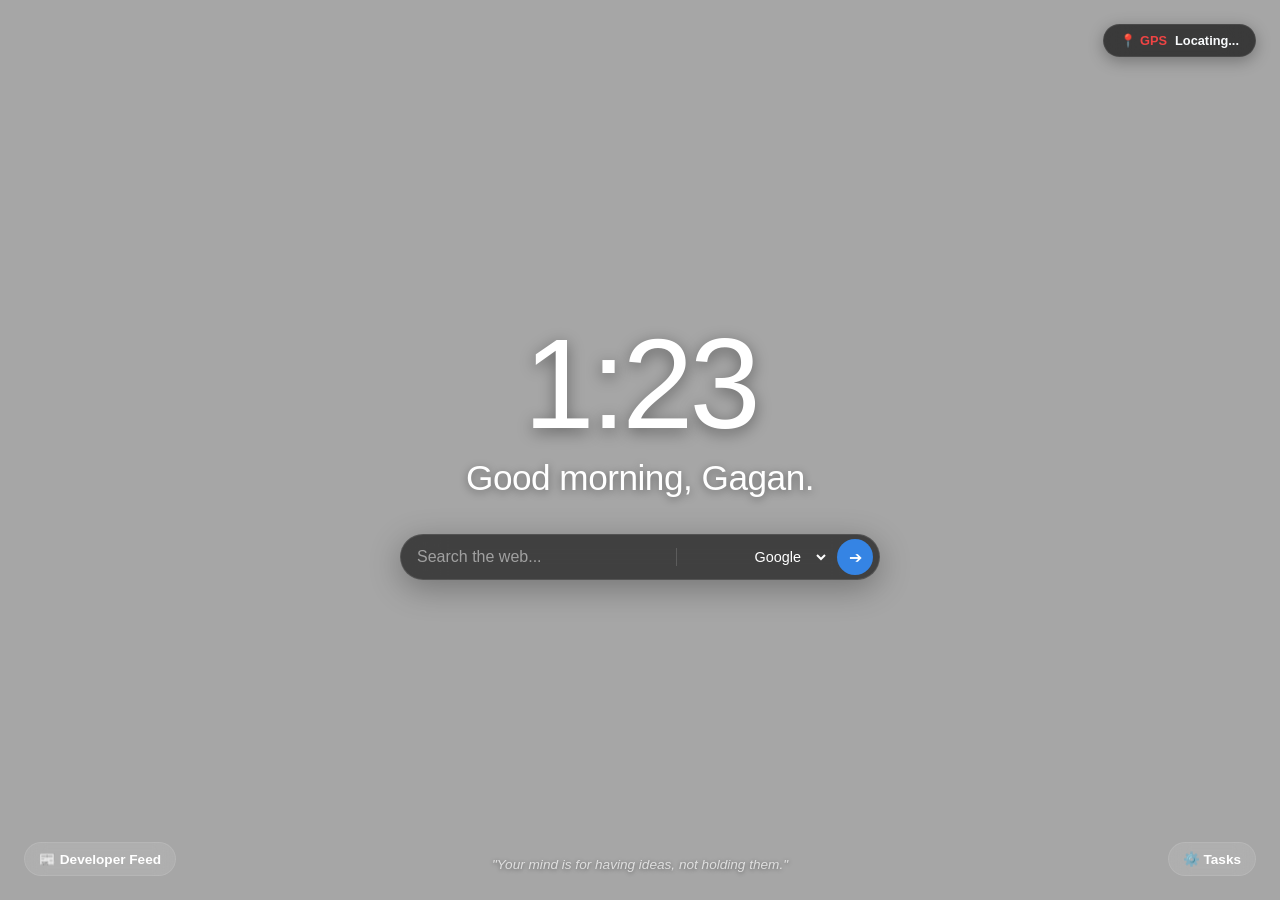
<file: web-apps/homepage/index.html>
<!DOCTYPE html>
<html lang="en">
<head>
    <meta charset="UTF-8">
    <meta name="viewport" content="width=device-width, initial-scale=1.0">
    <title>Dashboard</title>
    <script src="qrc:///qtwebchannel/qwebchannel.js"></script>
    <style>
        * {
            box-sizing: border-box;
            margin: 0;
            padding: 0;
        }

        body {
            background-image: url('momentum_bg.jpg');
            background-size: cover;
            background-position: center;
            background-repeat: no-repeat;
            color: #ffffff;
            font-family: -apple-system, BlinkMacSystemFont, "Segoe UI", Roboto, Helvetica, Arial, sans-serif;
            overflow: hidden;
            height: 100vh;
            width: 100vw;
            position: relative;
        }

        /* Semi-transparent overlay to ensure contrast */
        .momentum-overlay {
            position: absolute;
            top: 0;
            left: 0;
            width: 100%;
            height: 100%;
            background: rgba(0, 0, 0, 0.35);
            z-index: 1;
        }

        .homepage-container {
            position: relative;
            display: flex;
            flex-direction: column;
            height: 100%;
            width: 100%;
            z-index: 2;
            padding: 24px;
        }

        /* Corner widgets layout */
        .corner {
            position: absolute;
            z-index: 10;
        }

        .top-left {
            top: 24px;
            left: 24px;
        }

        .top-right {
            top: 24px;
            right: 24px;
        }

        .bottom-left {
            bottom: 24px;
            left: 24px;
        }

        .bottom-right {
            bottom: 24px;
            right: 24px;
        }

        /* Glassmorphic Panel Styles */
        .translucent-panel {
            background: rgba(22, 22, 22, 0.8);
            backdrop-filter: blur(20px);
            -webkit-backdrop-filter: blur(20px);
            border: 1px solid rgba(255, 255, 255, 0.1);
            border-radius: 12px;
            padding: 16px;
            box-shadow: 0 8px 32px rgba(0, 0, 0, 0.5);
            margin-top: 8px;
            min-width: 240px;
        }

        .bottom-left .translucent-panel,
        .bottom-right .translucent-panel {
            margin-top: 0;
            margin-bottom: 8px;
            position: absolute;
            bottom: 40px;
        }

        .bottom-left .translucent-panel { left: 0; }
        .bottom-right .translucent-panel { right: 0; }

        .panel-header {
            font-size: 0.75rem;
            font-weight: 700;
            color: rgba(255, 255, 255, 0.5);
            text-transform: uppercase;
            letter-spacing: 0.8px;
            border-bottom: 1px solid rgba(255, 255, 255, 0.1);
            padding-bottom: 8px;
            margin-bottom: 12px;
        }

        /* Widgets toggle buttons */
        .widget-btn {
            background: rgba(255, 255, 255, 0.1);
            border: 1px solid rgba(255, 255, 255, 0.1);
            backdrop-filter: blur(10px);
            -webkit-backdrop-filter: blur(10px);
            color: #ffffff;
            font-size: 0.85rem;
            font-weight: 600;
            padding: 8px 14px;
            border-radius: 20px;
            cursor: pointer;
            transition: background-color 0.2s, border-color 0.2s;
        }

        .widget-btn:hover {
            background: rgba(255, 255, 255, 0.2);
            border-color: rgba(255, 255, 255, 0.3);
        }

        /* Central Content Panel */
        .center-content {
            display: flex;
            flex-direction: column;
            align-items: center;
            justify-content: center;
            margin: auto;
            text-align: center;
            z-index: 5;
        }

        #live-clock {
            font-size: 8rem;
            font-weight: 200;
            letter-spacing: -4px;
            line-height: 1;
            color: #ffffff;
            text-shadow: 0 4px 16px rgba(0, 0, 0, 0.4);
            user-select: none;
        }

        #user-greeting {
            font-size: 2.2rem;
            font-weight: 500;
            margin-top: 10px;
            text-shadow: 0 2px 8px rgba(0, 0, 0, 0.4);
            letter-spacing: -0.5px;
        }

        /* Search bar and dropdown engine */
        .search-container {
            margin-top: 36px;
            display: flex;
            flex-direction: column;
            align-items: center;
            width: 100%;
        }

        .search-box {
            display: flex;
            align-items: center;
            width: 480px;
            background: rgba(22, 22, 22, 0.7);
            backdrop-filter: blur(20px);
            -webkit-backdrop-filter: blur(20px);
            border: 1px solid rgba(255, 255, 255, 0.1);
            border-radius: 24px;
            padding: 4px 6px 4px 16px;
            box-shadow: 0 8px 32px rgba(0, 0, 0, 0.3);
        }

        .search-box input[type="text"] {
            flex: 65;
            width: 65%;
            background: transparent;
            border: none;
            outline: none;
            color: #ffffff;
            font-size: 1rem;
            padding: 8px 0;
        }

        .search-box input[type="text"]::placeholder {
            color: rgba(255, 255, 255, 0.5);
        }

        .search-box select {
            flex: 35;
            width: 35%;
            background: transparent;
            border: none;
            outline: none;
            color: #ffffff;
            font-size: 0.9rem;
            cursor: pointer;
            text-align: right;
            padding-right: 12px;
            border-left: 1px solid rgba(255, 255, 255, 0.15);
            background-color: transparent;
        }

        .search-box select option {
            background-color: #161622;
            color: #ffffff;
        }

        .search-go-btn {
            background: #3584e4;
            border: none;
            outline: none;
            color: #ffffff;
            font-size: 1rem;
            width: 36px;
            height: 36px;
            border-radius: 50%;
            cursor: pointer;
            display: flex;
            align-items: center;
            justify-content: center;
            transition: background 0.2s, transform 0.1s;
            margin-left: 8px;
        }

        .search-go-btn:hover {
            background: #4a90e2;
            transform: scale(1.05);
        }

        .search-go-btn:active {
            transform: scale(0.95);
        }

        /* Quotes */
        .bottom-center-quote {
            position: absolute;
            bottom: 28px;
            left: 50%;
            transform: translateX(-50%);
            text-align: center;
            width: 80%;
            max-width: 600px;
            z-index: 5;
        }

        #quote-text {
            font-size: 0.85rem;
            font-style: italic;
            color: rgba(255, 255, 255, 0.7);
            text-shadow: 0 1px 4px rgba(0, 0, 0, 0.4);
        }

        /* System Stat Widget */
        .system-stat-widget {
            background: rgba(0, 0, 0, 0.3);
            border: 1px solid rgba(255, 255, 255, 0.1);
            backdrop-filter: blur(10px);
            padding: 6px 14px;
            border-radius: 20px;
            font-size: 0.8rem;
            font-weight: 600;
        }

        /* Launcher Grid inside Panel */
        .launcher-grid {
            display: grid;
            grid-template-columns: 1fr 1fr;
            gap: 10px;
        }

        .app-card {
            background: rgba(255, 255, 255, 0.1);
            border: 1px solid rgba(255, 255, 255, 0.1);
            border-radius: 8px;
            padding: 12px;
            display: flex;
            flex-direction: column;
            align-items: center;
            justify-content: center;
            cursor: pointer;
            transition: background-color 0.2s, border-color 0.2s;
            min-width: 90px;
        }

        .app-card:hover {
            background: rgba(255, 255, 255, 0.2);
            border-color: #3584e4;
        }

        .app-card .icon {
            font-size: 1.5rem;
            margin-bottom: 4px;
        }

        .app-card .label {
            font-size: 0.75rem;
            color: #ffffff;
            font-weight: 600;
        }

        /* Background Jobs Box in Panel */
        .empty-state {
            color: rgba(255, 255, 255, 0.4);
            font-style: italic;
            font-size: 0.8rem;
            text-align: center;
            padding: 12px 0;
        }

        .task-box {
            background: rgba(255, 255, 255, 0.05);
            border: 1px solid rgba(255, 255, 255, 0.1);
            border-radius: 8px;
            padding: 12px;
            margin-top: 4px;
            min-width: 200px;
        }

        .task-details {
            display: flex;
            justify-content: space-between;
            font-size: 0.8rem;
            margin-bottom: 8px;
        }

        #task-title { font-weight: 600; color: #ffffff; }
        #task-id { color: rgba(255, 255, 255, 0.4); font-family: monospace; }

        .progress-track {
            background: rgba(255, 255, 255, 0.1);
            height: 6px;
            border-radius: 3px;
            width: 100%;
            overflow: hidden;
            margin-bottom: 8px;
        }

        .progress-fill {
            background-color: #3584e4;
            height: 100%;
            width: 0%;
            border-radius: 3px;
            transition: width 0.3s ease-out;
        }

        .task-status-row {
            font-size: 0.75rem;
            color: #f6d32d;
            font-weight: 600;
        }

        /* RSS List */
        .rss-list {
            display: flex;
            flex-direction: column;
            gap: 8px;
            max-height: 200px;
            overflow-y: auto;
            min-width: 260px;
        }

        .rss-item {
            background: rgba(255, 255, 255, 0.05);
            border: 1px solid rgba(255, 255, 255, 0.1);
            border-radius: 6px;
            padding: 8px 10px;
            cursor: pointer;
            transition: border-color 0.2s;
        }

        .rss-item:hover {
            border-color: #3584e4;
            background: rgba(255, 255, 255, 0.1);
        }

        .rss-item .rss-title {
            font-size: 0.85rem;
            font-weight: 600;
            color: #ffffff;
            margin-bottom: 2px;
        }

        .rss-item .rss-desc {
            font-size: 0.75rem;
            color: rgba(255, 255, 255, 0.5);
            line-height: 1.3;
        }

        /* GPS Location Widget styling */
        .gps-location {
            background: rgba(22, 22, 22, 0.75);
            backdrop-filter: blur(16px);
            -webkit-backdrop-filter: blur(16px);
            border: 1px solid rgba(255, 255, 255, 0.08);
            border-radius: 20px;
            padding: 8px 16px;
            display: flex;
            align-items: center;
            gap: 8px;
            box-shadow: 0 4px 16px rgba(0, 0, 0, 0.3);
            font-size: 0.8rem;
            font-weight: 600;
            color: #f8fafc;
        }

        .gps-logo {
            color: #ef4444;
            font-weight: bold;
            display: flex;
            align-items: center;
            gap: 4px;
        }

        .hidden { display: none !important; }
    </style>
</head>
<body>
    <div class="momentum-overlay"></div>

    <div class="homepage-container">
        <!-- Top Left: Minimal Launcher Widget -->
        <div class="corner top-left"></div>

        <!-- Top Right: GPS Location Widget -->
        <div class="corner top-right">
            <div id="gps-location-container" class="gps-location">
                <span class="gps-logo">📍 GPS</span>
                <span id="gps-place-text">Locating...</span>
            </div>
        </div>

        <!-- Center: Clock, Greeting & Main Search Bar -->
        <div class="center-content">
            <h1 id="live-clock">00:00</h1>
            <h2 id="user-greeting">Good day, Gagan.</h2>
            
            <div class="search-container">
                <div class="search-box">
                    <input type="text" id="dashboard-search-input" placeholder="Search the web...">
                    <select id="search-engine-select">
                        <option value="google">Google</option>
                        <option value="bing">Bing</option>
                        <option value="duckduckgo">DuckDuckGo</option>
                        <option value="wikipedia">Wikipedia</option>
                    </select>
                    <button class="search-go-btn" onclick="triggerWebSearch()">➔</button>
                </div>
            </div>
        </div>

        <!-- Bottom Left: RSS News Feed Widget -->
        <div class="corner bottom-left">
            <button class="widget-btn" onclick="toggleWidget('rss-panel')">📰 Developer Feed</button>
            <div id="rss-panel" class="translucent-panel hidden">
                <div class="panel-header">Anodyne OS News</div>
                <div id="rss-items-list" class="rss-list">
                    <!-- Populated dynamically via JS -->
                </div>
            </div>
        </div>

        <!-- Bottom Center: Beautiful Rotating Quote -->
        <div class="bottom-center-quote">
            <p id="quote-text">"Focus on being productive instead of busy."</p>
        </div>

        <!-- Bottom Right: Background Operations Monitor -->
        <div class="corner bottom-right">
            <button class="widget-btn" id="btn-tasks-widget" onclick="toggleWidget('task-panel')">⚙️ Tasks</button>
            <div id="task-panel" class="translucent-panel hidden">
                <div class="panel-header">Background Jobs</div>
                <div id="no-tasks-msg" class="empty-state">No active background operations.</div>
                
                <div id="active-task-container" class="task-box hidden">
                    <div class="task-details">
                        <span id="task-title">File Copy</span>
                        <span id="task-id">ID: ----</span>
                    </div>
                    <div class="progress-track">
                        <div id="task-progress-fill" class="progress-fill" style="width: 0%"></div>
                    </div>
                    <div class="task-status-row">
                        <span id="task-percentage">0% Completed</span>
                    </div>
                </div>
            </div>
        </div>
    </div>

    <script>
        (function() {
            var messagePort = null;
            var pendingRequests = [];
            var callbackMap = {};

            window.addEventListener('message', function(e) {
                if (e.data === 'init-ipc' && e.ports && e.ports.length > 0) {
                    messagePort = e.ports[0];
                    messagePort.onmessage = function(event) {
                        // Secure WebMessagePort messages (if we post messages back via port)
                    };
                    
                    while (pendingRequests.length > 0) {
                        var req = pendingRequests.shift();
                        messagePort.postMessage(JSON.stringify(req));
                    }
                }
            });

            window.addEventListener('anodyneIpcResponse', function(e) {
                var detail = e.detail;
                if (detail && callbackMap[detail.id]) {
                    callbackMap[detail.id](detail.result);
                    delete callbackMap[detail.id];
                }
            });

            window.anodyneIPC = {
                send: function(action) {
                    var args = Array.prototype.slice.call(arguments, 1);
                    if (window.sysContext) {
                        if (typeof window.sysContext[action] === 'function') {
                            var res = window.sysContext[action].apply(window.sysContext, args);
                            return Promise.resolve(res);
                        } else if (action === "logWebEvent") {
                            window.sysContext.logWebEvent(args[0]);
                            return Promise.resolve("success");
                        } else if (action === "executeSystemCommand") {
                            window.sysContext.executeSystemCommand(args[0]);
                            return Promise.resolve("success");
                        } else if (action === "jobControl") {
                            window.sysContext.jobControl(args[0], args[1]);
                            return Promise.resolve("success");
                        } else if (action === "launchAppTab") {
                            window.sysContext.launchOrSwitchApp(args[0], args[1], args[2]);
                            return Promise.resolve("success");
                        } else if (action === "getGpsLocation") {
                            return Promise.resolve("Lubuntu Host (Local)");
                        } else if (action === "getAccessPin") {
                            return Promise.resolve("8888");
                        } else if (action === "registerDynamicPwa" || action === "registerDynamicExtension" || action === "unregisterDynamicPwa" || action === "unregisterDynamicExtension" || action === "getDynamicPwasJson" || action === "getDynamicExtensionsJson") {
                            return Promise.resolve("[]");
                        }
                    }
                    var id = 'msg_' + Math.random().toString(36).substr(2, 9);
                    return new Promise(function(resolve) {
                        callbackMap[id] = resolve;
                        var req = { id: id, action: action, args: args };
                        if (messagePort) {
                            messagePort.postMessage(JSON.stringify(req));
                        } else {
                            pendingRequests.push(req);
                        }
                    });
                }
            };
        })();

        document.addEventListener("DOMContentLoaded", function() {
            initializeWallpaper();
            initializeClock();
            initializeAnodyneIPCBridge();
            initializeQuote();
            renderRssFeed();

            // Bind Enter key on search input
            const queryInput = document.getElementById("dashboard-search-input");
            if (queryInput) {
                queryInput.addEventListener("keydown", function(event) {
                    if (event.key === "Enter") {
                        triggerWebSearch();
                    }
                });
            }
        });

        // 1. Wallpaper cycling engine (day-to-day)
        function initializeWallpaper() {
            const wallpapers = [
                "https://images.unsplash.com/photo-1506318137071-a8e063b4bec0?auto=format&fit=crop&w=1920&q=80",
                "https://images.unsplash.com/photo-1475274047050-1d0c0975c63e?auto=format&fit=crop&w=1920&q=80",
                "https://images.unsplash.com/photo-1518531933037-91b2f5f229cc?auto=format&fit=crop&w=1920&q=80",
                "https://images.unsplash.com/photo-1507525428034-b723cf961d3e?auto=format&fit=crop&w=1920&q=80",
                "https://images.unsplash.com/photo-1502082553048-f009c37129b9?auto=format&fit=crop&w=1920&q=80",
                "https://images.unsplash.com/photo-1497436072909-60f360e1d4b1?auto=format&fit=crop&w=1920&q=80",
                "https://images.unsplash.com/photo-1501785888041-af3ef285b470?auto=format&fit=crop&w=1920&q=80"
            ];

            const gradients = [
                "linear-gradient(135deg, #09090e 0%, #131324 100%)",
                "linear-gradient(135deg, #020617 0%, #0f172a 100%)",
                "linear-gradient(135deg, #050510 0%, #1e1b4b 100%)",
                "linear-gradient(135deg, #090509 0%, #2e1065 100%)",
                "linear-gradient(135deg, #022c22 0%, #064e3b 100%)",
                "linear-gradient(135deg, #0f172a 0%, #1e293b 100%)",
                "linear-gradient(135deg, #18000a 0%, #3b0764 100%)"
            ];

            const dayOfMonth = new Date().getDate();
            const wpIndex = dayOfMonth % wallpapers.length;

            if (navigator.onLine) {
                document.body.style.backgroundImage = `url('${wallpapers[wpIndex]}')`;
            } else {
                document.body.style.backgroundImage = gradients[wpIndex];
            }
        }

        // 2. Live Clock & Greeting
        function initializeClock() {
            const clockElement = document.getElementById("live-clock");
            const greetingElement = document.getElementById("user-greeting");

            function updateTime() {
                const now = new Date();
                let hours = now.getHours();
                let minutes = now.getMinutes();
                if (minutes < 10) minutes = "0" + minutes;
                
                clockElement.textContent = hours + ":" + minutes;
                
                if (hours < 12) greetingElement.textContent = "Good morning, Gagan.";
                else if (hours < 17) greetingElement.textContent = "Good afternoon, Gagan.";
                else greetingElement.textContent = "Good evening, Gagan.";
            }
            
            updateTime();
            setInterval(updateTime, 1000);
        }

        // 3. Web search trigger engine
        function triggerWebSearch() {
            const queryInput = document.getElementById("dashboard-search-input");
            const engineSelect = document.getElementById("search-engine-select");
            const query = queryInput.value.trim();
            if (!query) return;

            const engine = engineSelect.value;
            let url = "";
            if (engine === "google") {
                url = "https://www.google.com/search?q=" + encodeURIComponent(query);
            } else if (engine === "bing") {
                url = "https://www.bing.com/search?q=" + encodeURIComponent(query);
            } else if (engine === "duckduckgo") {
                url = "https://duckduckgo.com/?q=" + encodeURIComponent(query);
            } else if (engine === "wikipedia") {
                url = "https://en.wikipedia.org/wiki/Special:Search?search=" + encodeURIComponent(query);
            }

            window.anodyneIPC.send("launchAppTab", "web_browser_" + Date.now(), url, "Search: " + query);
            queryInput.value = "";
        }

        // 4. Rotating Quotes
        function initializeQuote() {
            const quotes = [
                "\"Focus on being productive instead of busy.\"",
                "\"One way to keep momentum going is to have constantly greater goals.\"",
                "\"The secret of getting ahead is getting started.\"",
                "\"Your mind is for having ideas, not holding them.\"",
                "\"Simplicity is the ultimate sophistication.\"",
                "\"Do not let what you cannot do interfere with what you can do.\""
            ];
            const randomQuote = quotes[Math.floor(Math.random() * quotes.length)];
            document.getElementById("quote-text").textContent = randomQuote;
        }

        // 5. Panel Widgets Controls
        function toggleWidget(id) {
            const target = document.getElementById(id);
            const allPanels = document.querySelectorAll(".translucent-panel");
            const isHidden = target.classList.contains("hidden");
            
            allPanels.forEach(panel => panel.classList.add("hidden"));
            if (isHidden) {
                target.classList.remove("hidden");
            }
        }

        // 6. Host IPC Bridge Link
        function initializeAnodyneIPCBridge() {
            if (typeof qt !== 'undefined' && qt.webChannelTransport) {
                new QWebChannel(qt.webChannelTransport, function(channel) {
                    window.sysContext = channel.objects.sysContext;
                    setupBridgeCallbacks();
                });
            } else {
                setupBridgeCallbacks();
            }
        }

        function setupBridgeCallbacks() {
            window.anodyneIPC.send("logWebEvent", "Dashboard UI successfully integrated with WebMessagePort IPC.");
            
            window.onNativeJobProgressChanged = function(jobId, progress) {
                updateVisualTaskBar(jobId, progress);
            };
            window.onNativeJobFinished = function(jobId, success, message) {
                completeVisualTaskBar(jobId, message);
            };

            window.anodyneIPC.send("getGpsLocation").then(function(loc) {
                if (loc) {
                    window.updateDashboardGpsLocation(loc);
                }
            });
        }

        window.updateDashboardGpsLocation = function(placeString) {
            const el = document.getElementById("gps-place-text");
            if (el) el.textContent = placeString;
        };

        // Telemetry visual updates
        function updateVisualTaskBar(jobId, progress) {
            document.getElementById("task-panel").classList.remove("hidden");
            document.getElementById("no-tasks-msg").classList.add("hidden");
            
            const container = document.getElementById("active-task-container");
            container.classList.remove("hidden");

            document.getElementById("task-id").textContent = "ID: " + jobId;
            document.getElementById("task-percentage").textContent = progress + "% Processing...";
            document.getElementById("task-progress-fill").style.width = progress + "%";
        }

        function completeVisualTaskBar(jobId, statusMessage) {
            document.getElementById("task-percentage").textContent = "✓ Finished successfully.";
            document.getElementById("task-progress-fill").style.width = "100%";
            document.getElementById("task-progress-fill").style.backgroundColor = "#4caf50";

            setTimeout(function() {
                document.getElementById("active-task-container").classList.add("hidden");
                document.getElementById("no-tasks-msg").classList.remove("hidden");
                
                document.getElementById("task-progress-fill").style.width = "0%";
                document.getElementById("task-progress-fill").style.backgroundColor = "#3584e4";
            }, 3000);
        }

        // Mock RSS data
        const mockRssData = [
            { title: "Anodyne OS Stable Synthesized", desc: "Our secure, web-first immutable appliance OS is now live with SysV init, zRAM compressed swap, and dm-verity verification hooks." },
            { title: "Gnome Style Preferences Added", desc: "Unified control panel and File Viewer structured cleanly into sidebar layouts matching Gnome desktop configurations." },
            { title: "TPM LUKS Encryption Configured", desc: "Headless installation auto partition mappings successfully binding writable user spaces to Trusted Platform Modules." }
        ];

        function renderRssFeed() {
            const list = document.getElementById("rss-items-list");
            list.innerHTML = "";
            mockRssData.forEach(item => {
                const div = document.createElement("div");
                div.className = "rss-item";
                div.innerHTML = `
                    <div class="rss-title">${item.title}</div>
                    <div class="rss-desc">${item.desc}</div>
                `;
                list.appendChild(div);
            });
        }
    </script>
</body>
</html>
</file>
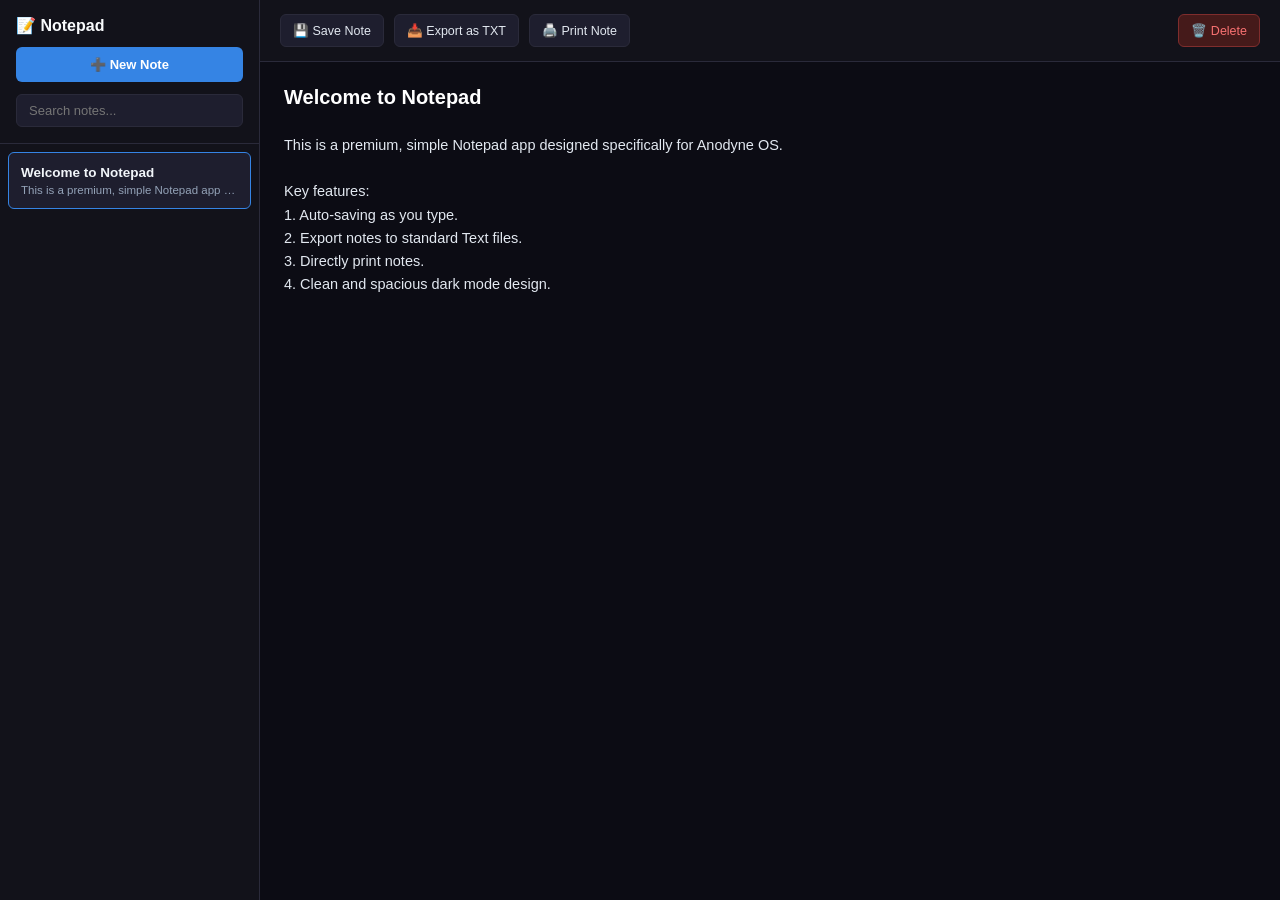
<file: web-apps/notepad/index.html>
<!DOCTYPE html>
<html lang="en">
<head>
    <meta charset="UTF-8">
    <meta name="viewport" content="width=device-width, initial-scale=1.0">
    <title>Notepad</title>
    <script src="qrc:///qtwebchannel/qwebchannel.js"></script>
    <style>
        * {
            box-sizing: border-box;
            margin: 0;
            padding: 0;
            font-family: -apple-system, BlinkMacSystemFont, "Segoe UI", Roboto, "Helvetica Neue", Arial, sans-serif;
        }

        body {
            background-color: #0c0c14;
            color: #f8fafc;
            height: 100vh;
            display: flex;
            overflow: hidden;
        }

        /* Sidebar styling */
        .sidebar {
            width: 260px;
            background-color: #12121a;
            border-right: 1px solid #2a2a3a;
            display: flex;
            flex-direction: column;
            height: 100%;
        }

        .sidebar-header {
            padding: 16px;
            border-bottom: 1px solid #2a2a3a;
            display: flex;
            flex-direction: column;
            gap: 12px;
        }

        .app-title {
            font-size: 16px;
            font-weight: bold;
            color: #f8fafc;
            display: flex;
            align-items: center;
            gap: 8px;
        }

        .new-btn {
            background-color: #3584e4;
            color: white;
            border: none;
            padding: 10px;
            border-radius: 6px;
            cursor: pointer;
            font-weight: bold;
            font-size: 13px;
            width: 100%;
            transition: background-color 0.2s;
            display: flex;
            align-items: center;
            justify-content: center;
            gap: 6px;
        }

        .new-btn:hover {
            background-color: #2a6ec2;
        }

        .search-box {
            background-color: #1e1e2e;
            border: 1px solid #2a2a3a;
            color: white;
            padding: 8px 12px;
            border-radius: 6px;
            font-size: 13px;
            outline: none;
            width: 100%;
        }

        .notes-list {
            flex: 1;
            overflow-y: auto;
            padding: 8px;
        }

        .note-item {
            padding: 12px;
            border-radius: 6px;
            cursor: pointer;
            margin-bottom: 6px;
            transition: background-color 0.2s;
            border: 1px solid transparent;
        }

        .note-item:hover {
            background-color: #1e1e2e;
        }

        .note-item.active {
            background-color: #1e1e2e;
            border-color: #3584e4;
        }

        .note-item-title {
            font-weight: bold;
            font-size: 13.5px;
            color: #f1f5f9;
            white-space: nowrap;
            overflow: hidden;
            text-overflow: ellipsis;
            margin-bottom: 4px;
        }

        .note-item-preview {
            font-size: 11.5px;
            color: #94a3b8;
            white-space: nowrap;
            overflow: hidden;
            text-overflow: ellipsis;
        }

        /* Editor Area */
        .editor {
            flex: 1;
            display: flex;
            flex-direction: column;
            height: 100%;
            background-color: #0c0c14;
        }

        .toolbar {
            padding: 14px 20px;
            background-color: #12121a;
            border-bottom: 1px solid #2a2a3a;
            display: flex;
            align-items: center;
            justify-content: space-between;
        }

        .toolbar-actions {
            display: flex;
            gap: 10px;
        }

        .btn {
            background-color: #1e1e2e;
            color: #e2e8f0;
            border: 1px solid #2a2a3a;
            padding: 8px 12px;
            border-radius: 6px;
            cursor: pointer;
            font-size: 12.5px;
            transition: all 0.2s;
            display: flex;
            align-items: center;
            gap: 6px;
        }

        .btn:hover {
            background-color: #2a2a3a;
            color: white;
        }

        .btn-danger {
            background-color: #451a1a;
            border-color: #7f2d2d;
            color: #f87171;
        }

        .btn-danger:hover {
            background-color: #7f2d2d;
            color: white;
        }

        .editor-content {
            flex: 1;
            display: flex;
            flex-direction: column;
            padding: 24px;
            gap: 16px;
        }

        .note-title-input {
            background: transparent;
            border: none;
            color: white;
            font-size: 20px;
            font-weight: bold;
            outline: none;
            width: 100%;
            border-bottom: 1px solid transparent;
            padding-bottom: 8px;
            transition: border-bottom-color 0.2s;
        }

        .note-title-input:focus {
            border-bottom-color: #2a2a3a;
        }

        .note-body-textarea {
            flex: 1;
            background: transparent;
            border: none;
            color: #e2e8f0;
            font-size: 14.5px;
            line-height: 1.6;
            outline: none;
            resize: none;
            width: 100%;
        }

        /* Print styles */
        @media print {
            .sidebar, .toolbar {
                display: none !important;
            }
            body {
                background-color: white !important;
                color: black !important;
            }
            .note-title-input {
                color: black !important;
                border-bottom: 2px solid black !important;
            }
            .note-body-textarea {
                color: black !important;
            }
        }
    </style>
</head>
<body>

    <!-- Sidebar with Notes List -->
    <div class="sidebar">
        <div class="sidebar-header">
            <div class="app-title">📝 Notepad</div>
            <button class="new-btn" onclick="createNewNote()">➕ New Note</button>
            <input type="text" class="search-box" placeholder="Search notes..." oninput="filterNotes(this.value)">
        </div>
        <div class="notes-list" id="notesList">
            <!-- Dynamic note items will be placed here -->
        </div>
    </div>

    <!-- Active Editor Screen -->
    <div class="editor">
        <div class="toolbar">
            <div class="toolbar-actions">
                <button class="btn" onclick="saveNote()">💾 Save Note</button>
                <button class="btn" onclick="exportNote()">📥 Export as TXT</button>
                <button class="btn" onclick="printNote()">🖨️ Print Note</button>
            </div>
            <div>
                <button class="btn btn-danger" onclick="deleteNote()">🗑️ Delete</button>
            </div>
        </div>

        <div class="editor-content">
            <input type="text" id="noteTitle" class="note-title-input" placeholder="Untitled Note" oninput="autoSave()">
            <textarea id="noteBody" class="note-body-textarea" placeholder="Start typing here..." oninput="autoSave()"></textarea>
        </div>
    </div>

    <script>
        let notes = [];
        let activeNoteId = null;
        let saveTimeout = null;

        // Load notes from local storage on load
        window.addEventListener('load', () => {
            if (typeof qt !== 'undefined' && qt.webChannelTransport) {
                new QWebChannel(qt.webChannelTransport, function(channel) {
                    window.sysContext = channel.objects.sysContext;
                    if (window.sysContext && typeof window.sysContext.setAppMenus === 'function') {
                        window.sysContext.setAppMenus("notepad", "Notepad", [
                            {
                                category: "File",
                                items: ["New Note", "Save Note", "Export as TXT", "Print Note", "Delete"]
                            }
                        ]);
                    }
                });
            }
            const stored = localStorage.getItem('anodyne_notes');
            if (stored) {
                try {
                    notes = JSON.parse(stored);
                } catch(e) {
                    notes = [];
                }
            }
            
            if (notes.length === 0) {
                // Prepopulate a sample welcome note
                notes.push({
                    id: 'welcome',
                    title: 'Welcome to Notepad',
                    body: 'This is a premium, simple Notepad app designed specifically for Anodyne OS.\n\nKey features:\n1. Auto-saving as you type.\n2. Export notes to standard Text files.\n3. Directly print notes.\n4. Clean and spacious dark mode design.',
                    updated: Date.now()
                });
            }
            
            activeNoteId = notes[0].id;
            renderNotesList();
            loadActiveNote();
        });

        function renderNotesList(filterQuery = "") {
            const listContainer = document.getElementById('notesList');
            listContainer.innerHTML = '';
            
            const filtered = notes.filter(n => 
                n.title.toLowerCase().includes(filterQuery.toLowerCase()) || 
                n.body.toLowerCase().includes(filterQuery.toLowerCase())
            );

            // Sort by last updated
            filtered.sort((a, b) => b.updated - a.updated);

            filtered.forEach(note => {
                const item = document.createElement('div');
                item.className = `note-item ${note.id === activeNoteId ? 'active' : ''}`;
                item.onclick = () => selectNote(note.id);

                const title = document.createElement('div');
                title.className = 'note-item-title';
                title.textContent = note.title || 'Untitled Note';

                const preview = document.createElement('div');
                preview.className = 'note-item-preview';
                preview.textContent = note.body || 'Empty';

                item.appendChild(title);
                item.appendChild(preview);
                listContainer.appendChild(item);
            });
        }

        function loadActiveNote() {
            const note = notes.find(n => n.id === activeNoteId);
            if (note) {
                document.getElementById('noteTitle').value = note.title;
                document.getElementById('noteBody').value = note.body;
            } else {
                document.getElementById('noteTitle').value = '';
                document.getElementById('noteBody').value = '';
            }
        }

        function selectNote(id) {
            activeNoteId = id;
            loadActiveNote();
            renderNotesList();
        }

        function createNewNote() {
            const newId = 'note_' + Date.now();
            const newNote = {
                id: newId,
                title: 'New Note',
                body: '',
                updated: Date.now()
            };
            notes.unshift(newNote);
            activeNoteId = newId;
            saveNotesToStorage();
            loadActiveNote();
            renderNotesList();
        }

        function deleteNote() {
            if (confirm("Are you sure you want to delete this note?")) {
                notes = notes.filter(n => n.id !== activeNoteId);
                saveNotesToStorage();
                
                if (notes.length > 0) {
                    activeNoteId = notes[0].id;
                } else {
                    createNewNote();
                }
                
                loadActiveNote();
                renderNotesList();
            }
        }

        function saveNotesToStorage() {
            localStorage.setItem('anodyne_notes', JSON.stringify(notes));
        }

        function autoSave() {
            if (saveTimeout) clearTimeout(saveTimeout);
            
            saveTimeout = setTimeout(() => {
                const note = notes.find(n => n.id === activeNoteId);
                if (note) {
                    note.title = document.getElementById('noteTitle').value;
                    note.body = document.getElementById('noteBody').value;
                    note.updated = Date.now();
                    saveNotesToStorage();
                    renderNotesList();
                }
            }, 300);
        }

        function saveNote() {
            const note = notes.find(n => n.id === activeNoteId);
            if (note) {
                note.title = document.getElementById('noteTitle').value;
                note.body = document.getElementById('noteBody').value;
                note.updated = Date.now();
                saveNotesToStorage();
                renderNotesList();
                
                // Trigger HTML5 Web Notification to show dynamic saved notification!
                if (window.Notification) {
                    new Notification("Notepad", {
                        body: `"${note.title || 'Untitled Note'}" has been saved successfully.`
                    });
                }
            }
        }

        function filterNotes(query) {
            renderNotesList(query);
        }

        function printNote() {
            // Check if sysContext printing is available, otherwise fall back to browser print
            if (window.sysContext && typeof window.sysContext.printDocument === 'function') {
                window.sysContext.printDocument();
            } else {
                window.print();
            }
        }

        function exportNote() {
            const title = document.getElementById('noteTitle').value || 'Untitled';
            const body = document.getElementById('noteBody').value;
            
            const blob = new Blob([body], { type: 'text/plain;charset=utf-8;' });
            const url = URL.createObjectURL(blob);
            
            const link = document.createElement("a");
            link.setAttribute("href", url);
            link.setAttribute("download", `${title}.txt`);
            link.style.visibility = 'hidden';
            document.body.appendChild(link);
            link.click();
            document.body.removeChild(link);
        }

        // Handle TopBar dynamic menu triggers
        window.onAnodyneMenuAction = function(category, item) {
            if (category === "File") {
                if (item === "New Note") createNewNote();
                else if (item === "Save Note") saveNote();
                else if (item === "Export as TXT") exportNote();
                else if (item === "Print Note") printNote();
                else if (item === "Delete") deleteNote();
            }
        };
    </script>
</body>
</html>
</file>
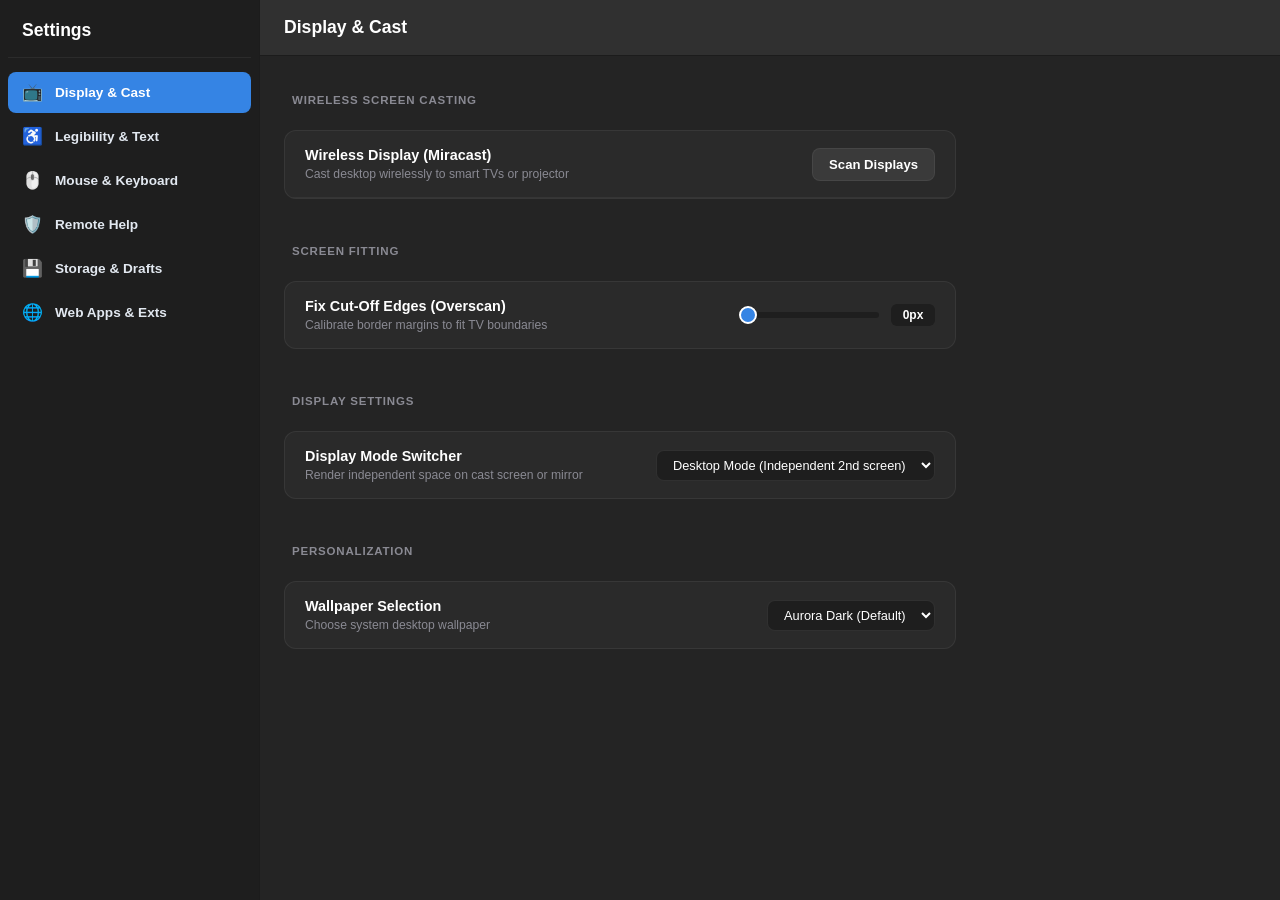
<file: web-apps/settings/index.html>
<!DOCTYPE html>
<html lang="en">
<head>
    <meta charset="UTF-8">
    <meta name="viewport" content="width=device-width, initial-scale=1.0">
    <title>Settings | Anodyne OS</title>
    <script src="qrc:///qtwebchannel/qwebchannel.js"></script>
    <style>
        * {
            box-sizing: border-box;
            margin: 0;
            padding: 0;
        }

        body {
            background-color: #242424;
            color: #ffffff;
            font-family: Cantarell, -apple-system, BlinkMacSystemFont, "Segoe UI", Roboto, Helvetica, Arial, sans-serif;
            overflow: hidden;
            height: 100vh;
        }

        .settings-app-container {
            display: flex;
            height: 100vh;
            width: 100vw;
        }

        /* High Contrast Mode */
        body.high-contrast {
            background-color: #000000;
        }
        body.high-contrast .settings-sidebar {
            background-color: #000000;
            border-right: 2px solid #ffffff;
        }
        body.high-contrast .settings-main {
            background-color: #000000;
        }
        body.high-contrast .settings-header {
            background-color: #000000;
            border-bottom: 2px solid #ffffff;
        }
        body.high-contrast .pref-group {
            background-color: #000000;
            border: 2px solid #ffffff;
        }
        body.high-contrast .pref-row {
            border-bottom: 2px solid #ffffff;
        }
        body.high-contrast .category-list li {
            border: 2px solid transparent;
        }
        body.high-contrast .category-list li.active {
            background-color: #ffffff;
            color: #000000;
            border-color: #ffffff;
        }
        body.high-contrast .category-list li.active .label {
            color: #000000;
        }
        body.high-contrast .btn {
            border: 2px solid #ffffff !important;
        }
        body.high-contrast .dropdown, body.high-contrast .text-input {
            border: 2px solid #ffffff;
        }

        /* Sidebar Navigation - Gnome Settings Style */
        .settings-sidebar {
            width: 260px;
            background-color: #1e1e1e;
            border-right: 1px solid #1c1c1c;
            display: flex;
            flex-direction: column;
            flex-shrink: 0;
            padding: 20px 8px;
        }

        .sidebar-header {
            padding: 0 14px 16px 14px;
            border-bottom: 1px solid rgba(255, 255, 255, 0.06);
            margin-bottom: 14px;
        }

        .header-title {
            font-size: 1.1rem;
            font-weight: 700;
            color: #ffffff;
        }

        .category-list {
            list-style: none;
        }

        .category-list li {
            display: flex;
            align-items: center;
            gap: 12px;
            padding: 10px 14px;
            border-radius: 8px;
            cursor: pointer;
            margin-bottom: 3px;
            transition: background-color 0.12s, color 0.12s;
            color: #e2e8f0;
        }

        .category-list li:hover {
            background-color: rgba(255, 255, 255, 0.05);
            color: #ffffff;
        }

        .category-list li.active {
            background-color: #3584e4;
            color: #ffffff;
        }

        .category-list li.active .label {
            color: #ffffff;
        }

        .category-list li .icon {
            font-size: 1.05rem;
        }

        .category-list li .label {
            font-size: 0.85rem;
            font-weight: 600;
        }

        /* Main Settings Area */
        .settings-main {
            flex-grow: 1;
            display: flex;
            flex-direction: column;
            height: 100%;
            background-color: #242424;
        }

        .settings-header {
            height: 56px;
            border-bottom: 1px solid #1c1c1c;
            display: flex;
            align-items: center;
            padding: 0 24px;
            background-color: #303030;
            flex-shrink: 0;
        }

        .settings-header h1 {
            font-size: 1.1rem;
            font-weight: 700;
            color: #ffffff;
        }

        .settings-content {
            flex-grow: 1;
            overflow-y: auto;
            padding: 24px;
            max-width: 720px;
            width: 100%;
        }

        .settings-section {
            display: flex;
            flex-direction: column;
            gap: 18px;
        }

        /* Gnome Style Preference Groups & Rows */
        .pref-group-title {
            font-size: 0.72rem;
            color: #8a8a93;
            text-transform: uppercase;
            letter-spacing: 0.8px;
            font-weight: 700;
            margin-bottom: 6px;
            margin-top: 14px;
            margin-left: 8px;
        }

        .pref-group {
            background-color: rgba(255, 255, 255, 0.03);
            border-radius: 12px;
            border: 1px solid rgba(255, 255, 255, 0.06);
            overflow: hidden;
            margin-bottom: 14px;
        }

        .pref-row {
            display: flex;
            justify-content: space-between;
            align-items: center;
            padding: 16px 20px;
            border-bottom: 1px solid rgba(255, 255, 255, 0.05);
        }

        .pref-row:last-child {
            border-bottom: none;
        }

        .pref-text {
            display: flex;
            flex-direction: column;
            gap: 4px;
            padding-right: 16px;
        }

        .pref-title {
            font-size: 0.9rem;
            font-weight: 600;
            color: #ffffff;
        }

        .pref-subtitle {
            font-size: 0.76rem;
            color: #8a8a93;
        }

        .pref-control {
            display: flex;
            align-items: center;
            gap: 12px;
        }

        /* Slider, Badge, Input Control styling */
        .slider-badge {
            background-color: #1e1e1e;
            color: #ffffff;
            font-size: 0.75rem;
            font-weight: 600;
            padding: 4px 8px;
            border-radius: 6px;
            min-width: 44px;
            text-align: center;
        }

        .range-slider {
            -webkit-appearance: none;
            appearance: none;
            width: 140px;
            height: 6px;
            background: #1e1e1e;
            border-radius: 3px;
            outline: none;
        }

        .range-slider::-webkit-slider-thumb {
            -webkit-appearance: none;
            appearance: none;
            width: 18px;
            height: 18px;
            border-radius: 50%;
            background: #3584e4;
            cursor: pointer;
            transition: background-color 0.15s;
            border: 2px solid #ffffff;
        }

        .range-slider::-webkit-slider-thumb:hover {
            background: #1c71d8;
        }

        /* Toggle Switch styling */
        .switch {
            position: relative;
            display: inline-block;
            width: 44px;
            height: 24px;
        }

        .switch input {
            opacity: 0;
            width: 0;
            height: 0;
        }

        .slider {
            position: absolute;
            cursor: pointer;
            top: 0;
            left: 0;
            right: 0;
            bottom: 0;
            background-color: #1e1e1e;
            transition: .2s;
            border-radius: 24px;
            border: 1px solid rgba(255, 255, 255, 0.08);
        }

        .slider:before {
            position: absolute;
            content: "";
            height: 16px;
            width: 16px;
            left: 3px;
            bottom: 3px;
            background-color: #808080;
            transition: .2s;
            border-radius: 50%;
        }

        input:checked + .slider {
            background-color: #3584e4;
            border-color: #3584e4;
        }

        input:checked + .slider:before {
            transform: translateX(20px);
            background-color: #ffffff;
        }

        /* Dropdowns & Forms */
        .dropdown {
            background-color: #1e1e1e;
            color: #ffffff;
            border: 1px solid rgba(255, 255, 255, 0.08);
            border-radius: 8px;
            padding: 6px 12px;
            font-size: 0.8rem;
            outline: none;
            cursor: pointer;
        }

        .text-input {
            background-color: #1e1e1e;
            color: #ffffff;
            border: 1px solid rgba(255, 255, 255, 0.08);
            border-radius: 8px;
            padding: 8px 12px;
            font-size: 0.85rem;
            outline: none;
        }

        .text-input:focus {
            border-color: #3584e4;
        }

        /* Buttons */
        .btn {
            border: none;
            border-radius: 8px;
            padding: 8px 16px;
            font-size: 0.82rem;
            font-weight: 600;
            cursor: pointer;
            transition: background-color 0.15s;
        }

        .btn-primary {
            background-color: #3584e4;
            color: #ffffff;
        }

        .btn-primary:hover {
            background-color: #1c71d8;
        }

        .btn-secondary {
            background-color: #3a3a3a;
            color: #ffffff;
            border: 1px solid rgba(255, 255, 255, 0.06);
        }

        .btn-secondary:hover {
            background-color: #454545;
        }

        .btn-danger {
            background-color: #e01b24;
            color: #ffffff;
        }

        .btn-danger:hover {
            background-color: #c01c28;
        }

        .hidden {
            display: none !important;
        }
    </style>
</head>
<body>
    <div class="settings-app-container">
        <!-- Gnome Left Sidebar -->
        <aside class="settings-sidebar">
            <div class="sidebar-header">
                <span class="header-title">Settings</span>
            </div>
            <ul class="category-list">
                <li id="cat-display" class="active" onclick="switchCategory('display')">
                    <span class="icon">📺</span>
                    <span class="label">Display & Cast</span>
                </li>
                <li id="cat-legibility" onclick="switchCategory('legibility')">
                    <span class="icon">♿</span>
                    <span class="label">Legibility & Text</span>
                </li>
                <li id="cat-input" onclick="switchCategory('input')">
                    <span class="icon">🖱️</span>
                    <span class="label">Mouse & Keyboard</span>
                </li>
                <li id="cat-remote" onclick="switchCategory('remote')">
                    <span class="icon">🛡️</span>
                    <span class="label">Remote Help</span>
                </li>
                <li id="cat-storage" onclick="switchCategory('storage')">
                    <span class="icon">💾</span>
                    <span class="label">Storage & Drafts</span>
                </li>
                 <li id="cat-web-apps" onclick="switchCategory('web-apps')">
                     <span class="icon">🌐</span>
                     <span class="label">Web Apps & Exts</span>
                 </li>
            </ul>
        </aside>

        <!-- Gnome Right Content Pane -->
        <main class="settings-main">
            <header class="settings-header">
                <h1 id="category-title">Display & Cast</h1>
            </header>

            <div class="settings-content">
                <!-- Section 1: Display & Cast -->
                <section id="sec-display" class="settings-section">
                    <div class="pref-group-title">Wireless Screen Casting</div>
                    <div class="pref-group">
                        <div class="pref-row">
                            <div class="pref-text">
                                <span class="pref-title">Wireless Display (Miracast)</span>
                                <span class="pref-subtitle">Cast desktop wirelessly to smart TVs or projector</span>
                            </div>
                            <div class="pref-control">
                                <button class="btn btn-secondary" onclick="scanWifiDisplays()">Scan Displays</button>
                            </div>
                        </div>
                        <div class="pref-row" id="display-list-row" style="display:none; flex-direction:column; align-items:stretch; gap:10px;">
                            <div style="font-size: 0.8rem; color:#8a8a93; margin-bottom:4px;">Available Smart Screens:</div>
                            <div class="pref-row" style="padding: 8px 0; border-bottom: none;">
                                <span>📺 Living Room TV</span>
                                <button class="btn btn-primary" style="padding: 4px 10px;" onclick="connectWifiDisplay('Living Room TV')">Connect</button>
                            </div>
                            <div class="pref-row" style="padding: 8px 0; border-bottom: none;">
                                <span>🖥️ Conference Projector</span>
                                <button class="btn btn-primary" style="padding: 4px 10px;" onclick="connectWifiDisplay('Conference Projector')">Connect</button>
                            </div>
                        </div>
                    </div>

                    <div class="pref-group-title">Screen Fitting</div>
                    <div class="pref-group">
                        <div class="pref-row">
                            <div class="pref-text">
                                <span class="pref-title">Fix Cut-Off Edges (Overscan)</span>
                                <span class="pref-subtitle">Calibrate border margins to fit TV boundaries</span>
                            </div>
                            <div class="pref-control">
                                <input type="range" id="overscan-slider" min="0" max="40" value="0" class="range-slider" oninput="changeOverscan(this.value)">
                                <span id="overscan-val" class="slider-badge">0px</span>
                            </div>
                        </div>
                    </div>

                    <div class="pref-group-title">Display Settings</div>
                    <div class="pref-group">
                        <div class="pref-row">
                            <div class="pref-text">
                                <span class="pref-title">Display Mode Switcher</span>
                                <span class="pref-subtitle">Render independent space on cast screen or mirror</span>
                            </div>
                            <div class="pref-control">
                                <select id="display-mode-select" class="dropdown" onchange="changeDisplayMode(this.value)">
                                    <option value="desktop">Desktop Mode (Independent 2nd screen)</option>
                                    <option value="mirror">Mirror Phone Screen</option>
                                </select>
                            </div>
                        </div>
                    </div>

                    <div class="pref-group-title">Personalization</div>
                    <div class="pref-group">
                        <div class="pref-row">
                            <div class="pref-text">
                                <span class="pref-title">Wallpaper Selection</span>
                                <span class="pref-subtitle">Choose system desktop wallpaper</span>
                            </div>
                            <div class="pref-control">
                                <select id="wallpaper-select" class="dropdown" onchange="changeWallpaper(this.value)">
                                    <option value="dark">Aurora Dark (Default)</option>
                                    <option value="light">Classic Light</option>
                                    <option value="contrast">High-Contrast Slate</option>
                                </select>
                            </div>
                        </div>
                    </div>
                </section>

                <!-- Section 2: Legibility & Text -->
                <section id="sec-legibility" class="settings-section hidden">
                    <div class="pref-group-title">OS Size & Zoom</div>
                    <div class="pref-group">
                        <div class="pref-row">
                            <div class="pref-text">
                                <span class="pref-title">Desktop Sizing</span>
                                <span class="pref-subtitle">Scale text sizes and panels globally</span>
                            </div>
                            <div class="pref-control">
                                <select id="scale-select" class="dropdown" onchange="changeScale(this.value)">
                                    <option value="1.0">Small (100%)</option>
                                    <option value="1.25">Medium (125%)</option>
                                    <option value="1.5">Large (150%)</option>
                                    <option value="2.0">Extra Large (200%)</option>
                                </select>
                            </div>
                        </div>
                    </div>

                    <div class="pref-group-title">Visual Enhancements</div>
                    <div class="pref-group">
                        <div class="pref-row">
                            <div class="pref-text">
                                <span class="pref-title">High Contrast Mode</span>
                                <span class="pref-subtitle">Bold border boundaries for low-vision reading</span>
                            </div>
                            <div class="pref-control">
                                <label class="switch">
                                    <input type="checkbox" id="high-contrast-toggle" onchange="toggleHighContrast(this.checked)">
                                    <span class="slider"></span>
                                </label>
                            </div>
                        </div>
                    </div>

                    <div class="pref-group-title">Mouse Pointer Customization</div>
                    <div class="pref-group">
                        <div class="pref-row">
                            <div class="pref-text">
                                <span class="pref-title">Cursor Visual Color</span>
                                <span class="pref-subtitle">Pointer styling color preset</span>
                            </div>
                            <div class="pref-control">
                                <select id="cursor-color" class="dropdown" onchange="changeCursorStyle()">
                                    <option value="white">White (Default)</option>
                                    <option value="black">Black</option>
                                    <option value="yellow">Yellow</option>
                                </select>
                            </div>
                        </div>
                        <div class="pref-row">
                            <div class="pref-text">
                                <span class="pref-title">Cursor Scaling Size</span>
                                <span class="pref-subtitle">Scale mouse pointer pointer arrow width</span>
                            </div>
                            <div class="pref-control">
                                <select id="cursor-size" class="dropdown" onchange="changeCursorStyle()">
                                    <option value="normal">Normal</option>
                                    <option value="large">Large</option>
                                    <option value="extra large">Extra Large</option>
                                </select>
                            </div>
                        </div>
                    </div>

                    <div class="pref-group-title">Speech Assistance</div>
                    <div class="pref-group">
                        <div class="pref-row">
                            <div class="pref-text">
                                <span class="pref-title">Sound Alerts (Text-to-Speech)</span>
                                <span class="pref-subtitle">Read active tab sessions aloud when switched</span>
                            </div>
                            <div class="pref-control">
                                <label class="switch">
                                    <input type="checkbox" id="sound-alerts-toggle">
                                    <span class="slider"></span>
                                </label>
                            </div>
                        </div>
                    </div>
                </section>

                <!-- Section 3: Mouse & Keyboard -->
                <section id="sec-input" class="settings-section hidden">
                    <div class="pref-group-title">Trackpad & Pointer</div>
                    <div class="pref-group">
                        <div class="pref-row">
                            <div class="pref-text">
                                <span class="pref-title">Mouse Pointer Speed</span>
                                <span class="pref-subtitle">Pointer velocity delta sensitivity</span>
                            </div>
                            <div class="pref-control">
                                <input type="range" id="pointer-speed-slider" min="5" max="25" value="10" class="range-slider" oninput="changePointerSpeed(this.value)">
                                <span id="pointer-speed-val" class="slider-badge">1.0x</span>
                            </div>
                        </div>
                        <div class="pref-row">
                            <div class="pref-text">
                                <span class="pref-title">Scroll Direction</span>
                                <span class="pref-subtitle">Natural (content moves with finger) vs Standard</span>
                            </div>
                            <div class="pref-control">
                                <label class="switch">
                                    <input type="checkbox" id="scroll-direction-toggle" checked onchange="changeScrollDirection(this.checked)">
                                    <span class="slider"></span>
                                </label>
                            </div>
                        </div>
                    </div>

                    <div class="pref-group-title">System Shortcuts</div>
                    <div class="pref-group">
                        <div class="pref-row">
                            <div class="pref-text">
                                <span class="pref-title">Spotlight Shortcut Trigger</span>
                                <span class="pref-subtitle">Define keystroke pattern to toggle Intent Launcher</span>
                            </div>
                            <div class="pref-control">
                                <select id="spotlight-shortcut-select" class="dropdown">
                                    <option value="meta_space">Cmd/Ctrl + Space (Default)</option>
                                    <option value="alt_space">Alt + Space</option>
                                    <option value="meta_only">Win / Command key alone</option>
                                </select>
                            </div>
                        </div>
                    </div>

                    <div class="pref-group-title">Typing Options</div>
                    <div class="pref-group">
                        <div class="pref-row">
                            <div class="pref-text">
                                <span class="pref-title">On-Screen Keyboard</span>
                                <span class="pref-subtitle">Auto-show virtual keyboard when focusing text edits</span>
                            </div>
                            <div class="pref-control">
                                <label class="switch">
                                    <input type="checkbox" id="keyboard-auto-toggle" checked>
                                    <span class="slider"></span>
                                </label>
                            </div>
                        </div>
                    </div>
                </section>

                <!-- Section 4: Remote Help -->
                <section id="sec-remote" class="settings-section hidden">
                    <div class="pref-group-title">IT Screen Sharing</div>
                    <div class="pref-group">
                        <div class="pref-row">
                            <div class="pref-text">
                                <span class="pref-title">Get Remote Assistance</span>
                                <span class="pref-subtitle">Get secure help by sharing screen via 6-digit PIN</span>
                            </div>
                            <div class="pref-control">
                                <button class="btn btn-secondary" onclick="triggerHelpPin()">Get Code</button>
                            </div>
                        </div>
                        <div class="pref-row" id="remote-pin-row" style="display:none; background:rgba(220,38,38,0.1); border-color: rgba(220,38,38,0.2);">
                            <div class="pref-text">
                                <span class="pref-title" style="color:#ef4444;">Active Remote Session PIN</span>
                                <span class="pref-subtitle" id="remote-pin-val" style="font-size:1.5rem; font-weight:bold; color:white; margin-top:8px;">000 000</span>
                            </div>
                        </div>
                    </div>

                    <div class="pref-group-title">Unattended Remote Access</div>
                    <div class="pref-group">
                        <div class="pref-row">
                            <div class="pref-text">
                                <span class="pref-title">Enable Unattended Access</span>
                                <span class="pref-subtitle">Remote into this DeX desktop securely from home</span>
                            </div>
                            <div class="pref-control">
                                <label class="switch">
                                    <input type="checkbox" id="unattended-toggle" onchange="toggleUnattended(this.checked)">
                                    <span class="slider"></span>
                                </label>
                            </div>
                        </div>
                        <div class="pref-row" id="unattended-pass-row" style="display:none; flex-direction:column; align-items:stretch; gap:10px;">
                            <div class="form-group">
                                <label for="unattended-password">Security Password</label>
                                <input type="password" id="unattended-password" placeholder="Enter secure password" class="text-input">
                            </div>
                        </div>
                    </div>

                    <div class="pref-group-title">Active Connections</div>
                    <div class="pref-group">
                        <div class="pref-row">
                            <div class="pref-text">
                                <span class="pref-title">Active Support Session</span>
                                <span class="pref-subtitle" id="connection-status-label">No active connections</span>
                            </div>
                            <div class="pref-control">
                                <button class="btn btn-danger" id="disconnect-remote-btn" style="display:none;" onclick="disconnectRemoteSession()">Disconnect Session</button>
                            </div>
                        </div>
                    </div>
                </section>

                <!-- Section 5: Storage & Drafts -->
                <section id="sec-storage" class="settings-section hidden">
                    <div class="pref-group-title">Draft Security</div>
                    <div class="pref-group">
                        <div class="pref-row">
                            <div class="pref-text">
                                <span class="pref-title">Auto-Save Protection</span>
                                <span class="pref-subtitle">Automatically backup text drafts and page forms to SQLite-WASM every 5 seconds</span>
                            </div>
                            <div class="pref-control">
                                <label class="switch">
                                    <input type="checkbox" id="autosave-toggle" checked>
                                    <span class="slider"></span>
                                </label>
                            </div>
                        </div>
                    </div>

                    <div class="pref-group-title">Tab Resource Management</div>
                    <div class="pref-group">
                        <div class="pref-row">
                            <div class="pref-text">
                                <span class="pref-title">Tab Memory Saver Mode</span>
                                <span class="pref-subtitle">Balance RAM footprint vs tab load speeds</span>
                            </div>
                            <div class="pref-control">
                                <select id="memory-saver-select" class="dropdown">
                                    <option value="balanced">Balanced (Suspend background tabs after 15 mins)</option>
                                    <option value="performance">Performance (Keep all tabs loaded in RAM)</option>
                                    <option value="saver">Aggressive Saver (Serialize background tabs immediately)</option>
                                </select>
                            </div>
                        </div>
                    </div>

                    <div class="pref-group-title">Browser Health & Maintenance</div>
                    <div class="pref-group">
                        <div class="pref-row">
                            <div class="pref-text">
                                <span class="pref-title">One-Tap Cleanup ("Free Up Space")</span>
                                <span class="pref-subtitle">Purge temporary cache, storage, and cookies to keep Anodyne Desktop running fast</span>
                            </div>
                            <div class="pref-control">
                                <button class="btn btn-danger" style="background:#dc2626; color:white; border:none; padding:8px 16px; border-radius:6px; cursor:pointer;" onclick="triggerCacheCleanup()">Clean System Cache</button>
                            </div>
                        </div>
                    </div>
                </section>

                <!-- Section 6: Default Web Apps -->
                <section id="sec-web-apps" class="settings-section hidden">
                    <div class="pref-group-title">Protocol Mappings</div>
                    <div class="pref-group">
                        <div class="pref-row">
                            <div class="pref-text">
                                <span class="pref-title">Default Email Service (mailto)</span>
                                <span class="pref-subtitle">Direct mail links mapping choice</span>
                            </div>
                            <div class="pref-control">
                                <select id="email-default-select" class="dropdown">
                                    <option value="gmail">Web Gmail (Recommended)</option>
                                    <option value="outlook">Outlook PWA</option>
                                    <option value="custom">Custom Webmail Server</option>
                                </select>
                            </div>
                        </div>
                    </div>

                    <div class="pref-group-title">File Type Handlers</div>
                    <div class="pref-group">
                        <div class="pref-row">
                            <div class="pref-text">
                                <span class="pref-title">PDF Document Reader</span>
                                <span class="pref-subtitle">Default PDF contract and document reader engine</span>
                            </div>
                            <div class="pref-control">
                                <select id="pdf-default-select" class="dropdown">
                                    <option value="wasm">WASM PDFium Viewer (On-Device)</option>
                                    <option value="external">External Browser Tab</option>
                                </select>
                            </div>
                        </div>
                    </div>

                    <div class="pref-group-title">Installed Web Apps (PWAs)</div>
                    <div class="pref-group">
                        <div id="installed-pwas-list" style="display: flex; flex-direction: column; gap: 4px; padding: 6px 0;">
                            <!-- Dynamically loaded -->
                        </div>
                    </div>

                    <div class="pref-group-title">Install New Web App (PWA)</div>
                    <div class="pref-group" style="padding: 14px; display: flex; flex-direction: column; gap: 10px;">
                        <input type="text" id="install-pwa-name" placeholder="App Name (e.g. Calculator)" class="text-input" style="width: 100%; box-sizing: border-box;">
                        <input type="text" id="install-pwa-url" placeholder="App URL (https://...)" class="text-input" style="width: 100%; box-sizing: border-box;">
                        <div style="display: flex; gap: 10px; align-items: center;">
                            <select id="install-pwa-category" class="dropdown" style="flex: 1;">
                                <option value="Accessories">Accessories</option>
                                <option value="Internet">Internet</option>
                                <option value="System Tools">System Tools</option>
                                <option value="Preferences">Preferences</option>
                            </select>
                            <button class="btn btn-primary" onclick="submitPwaInstall()" style="padding: 8px 16px;">Install App</button>
                        </div>
                    </div>

                    <div class="pref-group-title">Installed Browser Extensions</div>
                    <div class="pref-group">
                        <div id="installed-extensions-list" style="display: flex; flex-direction: column; gap: 4px; padding: 6px 0;">
                            <!-- Dynamically loaded -->
                        </div>
                    </div>

                    <div class="pref-group-title">Install New Extension</div>
                    <div class="pref-group" style="padding: 14px; display: flex; flex-direction: column; gap: 10px;">
                        <input type="text" id="install-ext-name" placeholder="Extension Name (e.g. Dark Mode)" class="text-input" style="width: 100%; box-sizing: border-box;">
                        <textarea id="install-ext-script" placeholder="Extension JavaScript code..." class="text-input" style="width: 100%; height: 80px; box-sizing: border-box; font-family: monospace; font-size: 0.8rem; padding: 8px; border-radius: 6px; background: #0c0c14; color: white; border: 1px solid #2a2a3a;"></textarea>
                        <button class="btn btn-primary" onclick="submitExtensionInstall()" style="padding: 8px 16px; align-self: flex-end;">Install Extension</button>
                    </div>
                </section>
            </div>
        </main>
    </div>

    <script>
        (function() {
            var messagePort = null;
            var pendingRequests = [];
            var callbackMap = {};

            window.addEventListener('message', function(e) {
                if (e.data === 'init-ipc' && e.ports && e.ports.length > 0) {
                    messagePort = e.ports[0];
                    messagePort.onmessage = function(event) {
                        // Secure WebMessagePort messages
                    };
                    
                    while (pendingRequests.length > 0) {
                        var req = pendingRequests.shift();
                        messagePort.postMessage(JSON.stringify(req));
                    }
                }
            });

            window.addEventListener('anodyneIpcResponse', function(e) {
                var detail = e.detail;
                if (detail && callbackMap[detail.id]) {
                    callbackMap[detail.id](detail.result);
                    delete callbackMap[detail.id];
                }
            });

            window.anodyneIPC = {
                send: function(action) {
                    var args = Array.prototype.slice.call(arguments, 1);
                    if (window.sysContext) {
                        if (typeof window.sysContext[action] === 'function') {
                            var res = window.sysContext[action].apply(window.sysContext, args);
                            return Promise.resolve(res);
                        } else if (action === "logWebEvent") {
                            window.sysContext.logWebEvent(args[0]);
                            return Promise.resolve("success");
                        } else if (action === "executeSystemCommand") {
                            window.sysContext.executeSystemCommand(args[0]);
                            return Promise.resolve("success");
                        } else if (action === "jobControl") {
                            window.sysContext.jobControl(args[0], args[1]);
                            return Promise.resolve("success");
                        } else if (action === "launchAppTab") {
                            window.sysContext.launchOrSwitchApp(args[0], args[1], args[2]);
                            return Promise.resolve("success");
                        } else if (action === "getGpsLocation") {
                            return Promise.resolve("Lubuntu Host (Local)");
                        } else if (action === "getAccessPin") {
                            return Promise.resolve("8888");
                        } else if (action === "registerDynamicPwa" || action === "registerDynamicExtension" || action === "unregisterDynamicPwa" || action === "unregisterDynamicExtension" || action === "getDynamicPwasJson" || action === "getDynamicExtensionsJson") {
                            return Promise.resolve("[]");
                        }
                    }
                    var id = 'msg_' + Math.random().toString(36).substr(2, 9);
                    return new Promise(function(resolve) {
                        callbackMap[id] = resolve;
                        var req = { id: id, action: action, args: args };
                        if (messagePort) {
                            messagePort.postMessage(JSON.stringify(req));
                        } else {
                            pendingRequests.push(req);
                        }
                    });
                }
            };
        })();

        document.addEventListener("DOMContentLoaded", function() {
            initializeAnodyneIPCBridge();
            setupSettingListeners();
            switchCategory('display');
            loadDynamicAppsAndExtensions();
        });

        function initializeAnodyneIPCBridge() {
            if (typeof qt !== 'undefined' && qt.webChannelTransport) {
                new QWebChannel(qt.webChannelTransport, function(channel) {
                    window.sysContext = channel.objects.sysContext;
                    setupBridgeCallbacks();
                });
            } else {
                setupBridgeCallbacks();
            }
        }

        function setupBridgeCallbacks() {
            console.log("Bridge initialized using WebMessagePort IPC.");
            window.anodyneIPC.send("setAppMenus", "settings", "Settings", [
                {
                    category: "File",
                    items: ["Close Settings"]
                },
                {
                    category: "View",
                    items: ["Display", "Text & Legibility", "Input Controls", "Privacy", "System Diagnostics"]
                }
            ]);
            loadHostSystemStats();
        }

        function loadHostSystemStats() {
            window.anodyneIPC.send("getAccessPin").then(function(pin) {
                if (pin) {
                    document.getElementById("remote-pin-val").textContent = pin;
                }
            });
        }

        function switchCategory(cat) {
            const sections = document.querySelectorAll(".settings-section");
            sections.forEach(sec => sec.classList.add("hidden"));

            const activeSec = document.getElementById("sec-" + cat);
            if (activeSec) {
                activeSec.classList.remove("hidden");
            }

            const titles = {
                'display': 'Display & Cast',
                'legibility': 'Legibility & Text',
                'input': 'Mouse & Keyboard',
                'remote': 'Remote Help',
                'storage': 'Storage & Drafts',
                'web-apps': 'Web Apps & Extensions'
            };
            document.getElementById("category-title").textContent = titles[cat] || 'Settings';

            const listItems = document.querySelectorAll(".category-list li");
            listItems.forEach(li => li.classList.remove("active"));
            
            const activeLi = document.getElementById("cat-" + cat);
            if (activeLi) {
                activeLi.classList.add("active");
            }

            loadHostSystemStats();
            if (cat === 'web-apps') {
                loadDynamicAppsAndExtensions();
            }
        }

        function setupSettingListeners() {
            const cachedOverscan = localStorage.getItem("overscan") || 0;
            const overscanSlider = document.getElementById("overscan-slider");
            if (overscanSlider) {
                overscanSlider.value = cachedOverscan;
                document.getElementById("overscan-val").textContent = cachedOverscan + "px";
            }

            const cachedSpeed = localStorage.getItem("pointerSpeed") || 10;
            const speedSlider = document.getElementById("pointer-speed-slider");
            if (speedSlider) {
                speedSlider.value = cachedSpeed;
                document.getElementById("pointer-speed-val").textContent = (cachedSpeed / 10).toFixed(1) + "x";
            }
        }

        // Wireless displays simulation triggers
        function scanWifiDisplays() {
            const row = document.getElementById("display-list-row");
            row.style.display = row.style.display === "none" ? "flex" : "none";
        }

        function connectWifiDisplay(name) {
            alert(`Connecting wirelessly to: ${name}...`);
        }

        function changeOverscan(val) {
            document.getElementById("overscan-val").textContent = val + "px";
            localStorage.setItem("overscan", val);
            window.anodyneIPC.send("setOverscanPadding", parseInt(val, 10));
        }

        function changeDisplayMode(mode) {
            window.anodyneIPC.send("logWebEvent", `Settings: Changed display mode to ${mode}`);
        }

        function changeWallpaper(wallpaper) {
            window.anodyneIPC.send("logWebEvent", `Settings: Updated desktop wallpaper theme to ${wallpaper}`);
        }

        function changeScale(scaleStr) {
            const scale = parseFloat(scaleStr);
            window.anodyneIPC.send("setUiScale", scale);
        }

        function toggleHighContrast(checked) {
            if (checked) {
                document.body.classList.add("high-contrast");
            } else {
                document.body.classList.remove("high-contrast");
            }
            window.anodyneIPC.send("logWebEvent", `Settings: Toggle high contrast mode to ${checked}`);
        }

        function changeCursorStyle() {
            const color = document.getElementById("cursor-color").value;
            const size = document.getElementById("cursor-size").value;
            window.anodyneIPC.send("setCursorStyle", color, size);
        }

        function changePointerSpeed(val) {
            const factor = (val / 10).toFixed(1);
            document.getElementById("pointer-speed-val").textContent = factor + "x";
            localStorage.setItem("pointerSpeed", val);
            window.anodyneIPC.send("setPointerSpeed", parseFloat(factor));
        }

        function changeScrollDirection(natural) {
            window.anodyneIPC.send("setScrollDirectionNatural", natural);
        }

        // Help triggers
        function triggerHelpPin() {
            const row = document.getElementById("remote-pin-row");
            row.style.display = "flex";
            loadHostSystemStats();
        }

        function toggleUnattended(checked) {
            const row = document.getElementById("unattended-pass-row");
            row.style.display = checked ? "flex" : "none";
        }

        function disconnectRemoteSession() {
            window.anodyneIPC.send("stopRemoteControlSession");
            document.getElementById("remote-pin-row").style.display = "none";
            document.getElementById("disconnect-remote-btn").style.display = "none";
            document.getElementById("connection-status-label").textContent = "No active connections";
        }

        function triggerCacheCleanup() {
            window.anodyneIPC.send("clearSystemStorage").then(function() {
                alert("System temporary databases and cache cleared successfully!");
            });
        }

        function loadDynamicAppsAndExtensions() {
            // Render PWAs list
            const pwasList = document.getElementById("installed-pwas-list");
            if (pwasList) {
                pwasList.innerHTML = "";
                window.anodyneIPC.send("getDynamicPwasJson").then(function(jsonStr) {
                    try {
                        const pwas = JSON.parse(jsonStr || "[]");
                        if (pwas.length === 0) {
                            pwasList.innerHTML = '<div style="font-size:0.85rem; color:#64748b; padding:4px 14px;">No custom PWAs installed</div>';
                        } else {
                            pwas.forEach(pwa => {
                                const row = document.createElement("div");
                                row.className = "pref-row";
                                row.style.borderBottom = "none";
                                row.style.padding = "6px 14px";
                                row.innerHTML = `
                                    <div class="pref-text">
                                        <span class="pref-title">${pwa.title}</span>
                                        <span class="pref-subtitle">${pwa.url} (${pwa.category})</span>
                                    </div>
                                    <div class="pref-control">
                                        <button class="btn btn-danger" style="background:#dc2626; color:white; border:none; padding:4px 8px; border-radius:4px; font-size:0.75rem; cursor:pointer;" onclick="uninstallPwa('${pwa.id}')">Uninstall</button>
                                    </div>
                                `;
                                pwasList.appendChild(row);
                            });
                        }
                    } catch(e) { console.error(e); }
                });
            }

            // Render Extensions list
            const extsList = document.getElementById("installed-extensions-list");
            if (extsList) {
                extsList.innerHTML = "";
                window.anodyneIPC.send("getDynamicExtensionsJson").then(function(jsonStr) {
                    try {
                        const exts = JSON.parse(jsonStr || "[]");
                        if (exts.length === 0) {
                            extsList.innerHTML = '<div style="font-size:0.85rem; color:#64748b; padding:4px 14px;">No custom extensions installed</div>';
                        } else {
                            exts.forEach(ext => {
                                const row = document.createElement("div");
                                row.className = "pref-row";
                                row.style.borderBottom = "none";
                                row.style.padding = "6px 14px";
                                row.innerHTML = `
                                    <div class="pref-text">
                                        <span class="pref-title">🧩 ${ext.name}</span>
                                    </div>
                                    <div class="pref-control">
                                        <button class="btn btn-danger" style="background:#dc2626; color:white; border:none; padding:4px 8px; border-radius:4px; font-size:0.75rem; cursor:pointer;" onclick="uninstallExtension('${ext.name}')">Remove</button>
                                    </div>
                                `;
                                extsList.appendChild(row);
                            });
                        }
                    } catch(e) { console.error(e); }
                });
            }
        }

        function submitPwaInstall() {
            const name = document.getElementById("install-pwa-name").value.trim();
            const url = document.getElementById("install-pwa-url").value.trim();
            const category = document.getElementById("install-pwa-category").value;
            if (!name || !url) {
                alert("Please fill in both Name and URL.");
                return;
            }
            const id = "pwa_" + Date.now();
            window.anodyneIPC.send("registerDynamicPwa", id, name, url, category).then(function() {
                document.getElementById("install-pwa-name").value = "";
                document.getElementById("install-pwa-url").value = "";
                loadDynamicAppsAndExtensions();
                alert(`Successfully installed PWA: ${name}`);
            });
        }

        function submitExtensionInstall() {
            const name = document.getElementById("install-ext-name").value.trim();
            const script = document.getElementById("install-ext-script").value.trim();
            if (!name || !script) {
                alert("Please fill in both Name and Script.");
                return;
            }
            window.anodyneIPC.send("registerDynamicExtension", name, script).then(function() {
                document.getElementById("install-ext-name").value = "";
                document.getElementById("install-ext-script").value = "";
                loadDynamicAppsAndExtensions();
                alert(`Successfully installed Extension: ${name}`);
            });
        }

        function uninstallPwa(id) {
            if (confirm("Are you sure you want to uninstall this PWA?")) {
                window.anodyneIPC.send("unregisterDynamicPwa", id).then(function() {
                    loadDynamicAppsAndExtensions();
                });
            }
        }

        function uninstallExtension(name) {
            if (confirm(`Are you sure you want to remove extension: ${name}?`)) {
                window.anodyneIPC.send("unregisterDynamicExtension", name).then(function() {
                    loadDynamicAppsAndExtensions();
                });
            }
        }

        // Handle TopBar dynamic menu triggers
        window.onAnodyneMenuAction = function(category, item) {
            if (category === "View") {
                if (item === "Display") switchCategory("display");
                else if (item === "Text & Legibility") switchCategory("legibility");
                else if (item === "Input Controls") switchCategory("input");
                else if (item === "Privacy") switchCategory("privacy");
                else if (item === "System Diagnostics") switchCategory("diagnostics");
            }
        };
    </script>
</body>
</html>
</file>
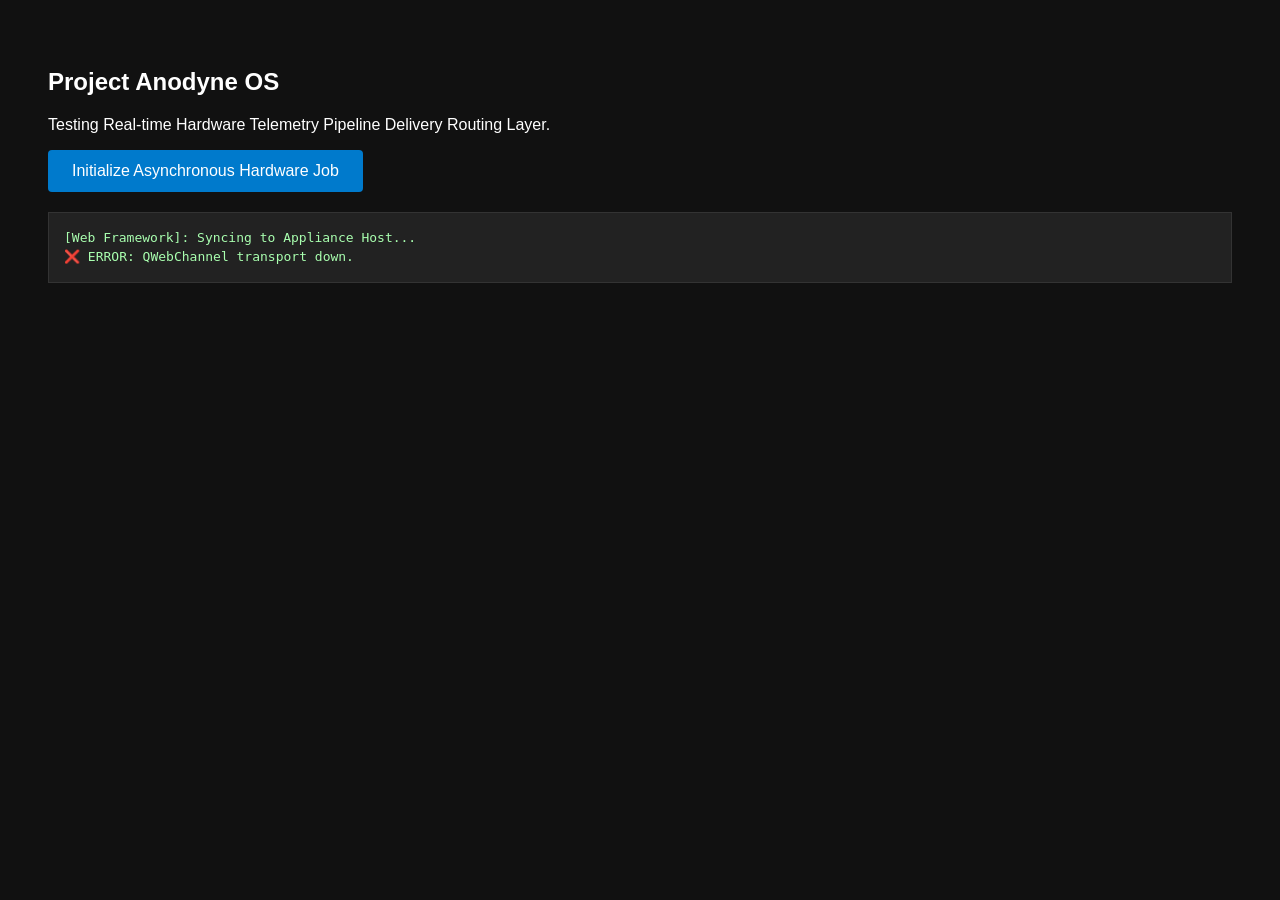
<file: web-apps/test.html>
<!DOCTYPE html>
<html>
<head>
    <meta charset="utf-8">
    <title>Anodyne PWA Bridge Verification</title>
    <style>
        body { background-color: #111; color: #fff; font-family: sans-serif; padding: 40px; }
        button { background-color: #007acc; color: white; border: none; padding: 12px 24px; font-size: 16px; border-radius: 4px; cursor: pointer; margin-bottom: 20px;}
        button:hover { background-color: #005999; }
        #log-output { background-color: #222; border: 1px solid #333; padding: 15px; font-family: monospace; color: #a9ffaf; line-height: 1.5; }
        .progress-indicator { color: #ffeb3b; font-weight: bold; }
    </style>
    
    <script type="text/javascript" src="qrc:///qtwebchannel/qwebchannel.js"></script>
    
    <script type="text/javascript">
        document.addEventListener("DOMContentLoaded", function() {
            var output = document.getElementById("log-output");
            output.innerHTML += "[Web Framework]: Syncing to Appliance Host...<br>";

            if (typeof qt !== 'undefined' && qt.webChannelTransport) {
                new QWebChannel(qt.webChannelTransport, function(channel) {
                    window.sysContext = channel.objects.sysContext;
                    output.innerHTML += "✅ SUCCESS: window.sysContext exposed.<br>";
                    
                    // --- ATTACHSecure LIVE TELEMETRY STREAM LISTENERS ---
                    
                    // 1. Capture background copy worker increments
                    sysContext.nativeJobProgressChanged.connect(function(jobId, progress) {
                        output.innerHTML += `<br>System Signal -> Job <span class="progress-indicator">[${jobId}]</span> status updated: <b>${progress}%</b>`;
                        // Auto-scroll layout container box
                        output.scrollTop = output.scrollHeight;
                    });

                    // 2. Capture final transaction clearance alerts
                    sysContext.nativeJobFinished.connect(function(jobId, success, message) {
                        output.innerHTML += `<br>🎉 COMPLETE -> Job [${jobId}] status: <b>${success}</b> | ${message}<br>`;
                        output.scrollTop = output.scrollHeight;
                    });

                    sysContext.logWebEvent("PWA UI listening for bidirectional telemetry events.");
                });
            } else {
                output.innerHTML += "❌ ERROR: QWebChannel transport down.<br>";
            }
        });

        function triggerNativeTest() {
            if (window.sysContext) {
                sysContext.executeSystemCommand("files");
            } else {
                alert("Bridge engine initialization pending.");
            }
        }
    </script>
</head>
<body>
    <h2>Project Anodyne OS</h2>
    <p>Testing Real-time Hardware Telemetry Pipeline Delivery Routing Layer.</p>
    <button onclick="triggerNativeTest()">Initialize Asynchronous Hardware Job</button>
    
    <div id="log-output"></div>
</body>
</html>
</file>
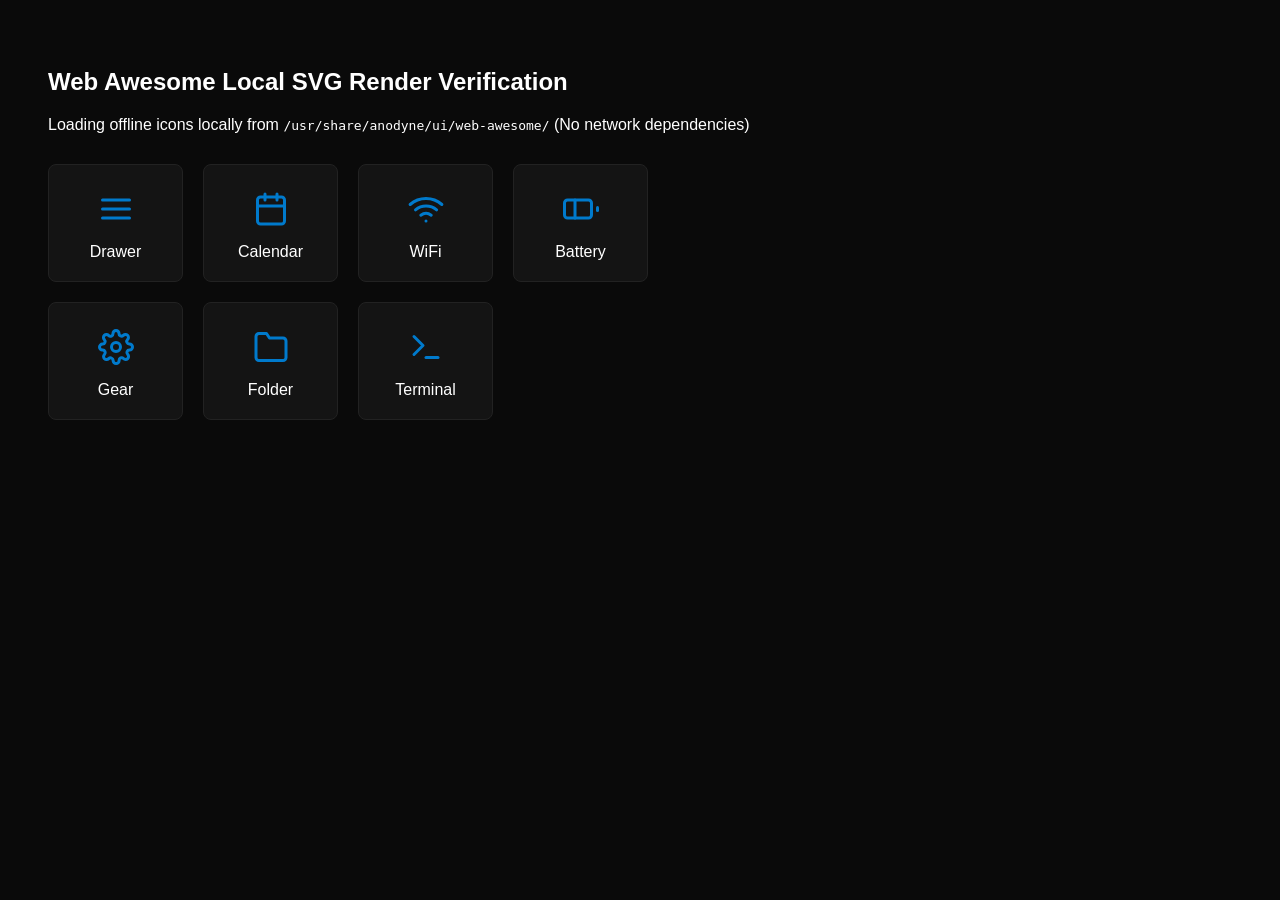
<file: web-apps/web-awesome/test-svg.html>
<!DOCTYPE html>
<html lang="en">
<head>
    <meta charset="UTF-8">
    <title>Web Awesome Inline SVG Asset test</title>
    <style>
        body { background-color: #0a0a0a; color: #fff; font-family: sans-serif; padding: 40px; }
        .grid { display: grid; grid-template-columns: repeat(4, 1fr); gap: 20px; max-width: 600px; margin-top: 30px; }
        .icon-card { background-color: #141414; border: 1px solid #222222; padding: 20px; border-radius: 8px; text-align: center; display: flex; flex-direction: column; align-items: center; gap: 10px; }
        .svg-container { color: #007acc; width: 48px; height: 48px; display: flex; align-items: center; justify-content: center; }
        .svg-container svg { width: 36px; height: 36px; }
    </style>
    <script src="icons.js"></script>
</head>
<body>
    <h2>Web Awesome Local SVG Render Verification</h2>
    <p>Loading offline icons locally from <code>/usr/share/anodyne/ui/web-awesome/</code> (No network dependencies)</p>
    
    <div class="grid">
        <div class="icon-card">
            <div id="i-drawer" class="svg-container"></div>
            <span>Drawer</span>
        </div>
        <div class="icon-card">
            <div id="i-calendar" class="svg-container"></div>
            <span>Calendar</span>
        </div>
        <div class="icon-card">
            <div id="i-wifi" class="svg-container"></div>
            <span>WiFi</span>
        </div>
        <div class="icon-card">
            <div id="i-battery" class="svg-container"></div>
            <span>Battery</span>
        </div>
        <div class="icon-card">
            <div id="i-gear" class="svg-container"></div>
            <span>Gear</span>
        </div>
        <div class="icon-card">
            <div id="i-folder" class="svg-container"></div>
            <span>Folder</span>
        </div>
        <div class="icon-card">
            <div id="i-terminal" class="svg-container"></div>
            <span>Terminal</span>
        </div>
    </div>

    <script>
        document.addEventListener("DOMContentLoaded", function() {
            renderAwesomeIcon("i-drawer", "drawer");
            renderAwesomeIcon("i-calendar", "calendar");
            renderAwesomeIcon("i-wifi", "wifi");
            renderAwesomeIcon("i-battery", "battery");
            renderAwesomeIcon("i-gear", "gear");
            renderAwesomeIcon("i-folder", "folder");
            renderAwesomeIcon("i-terminal", "terminal");
        });
    </script>
</body>
</html>
</file>
